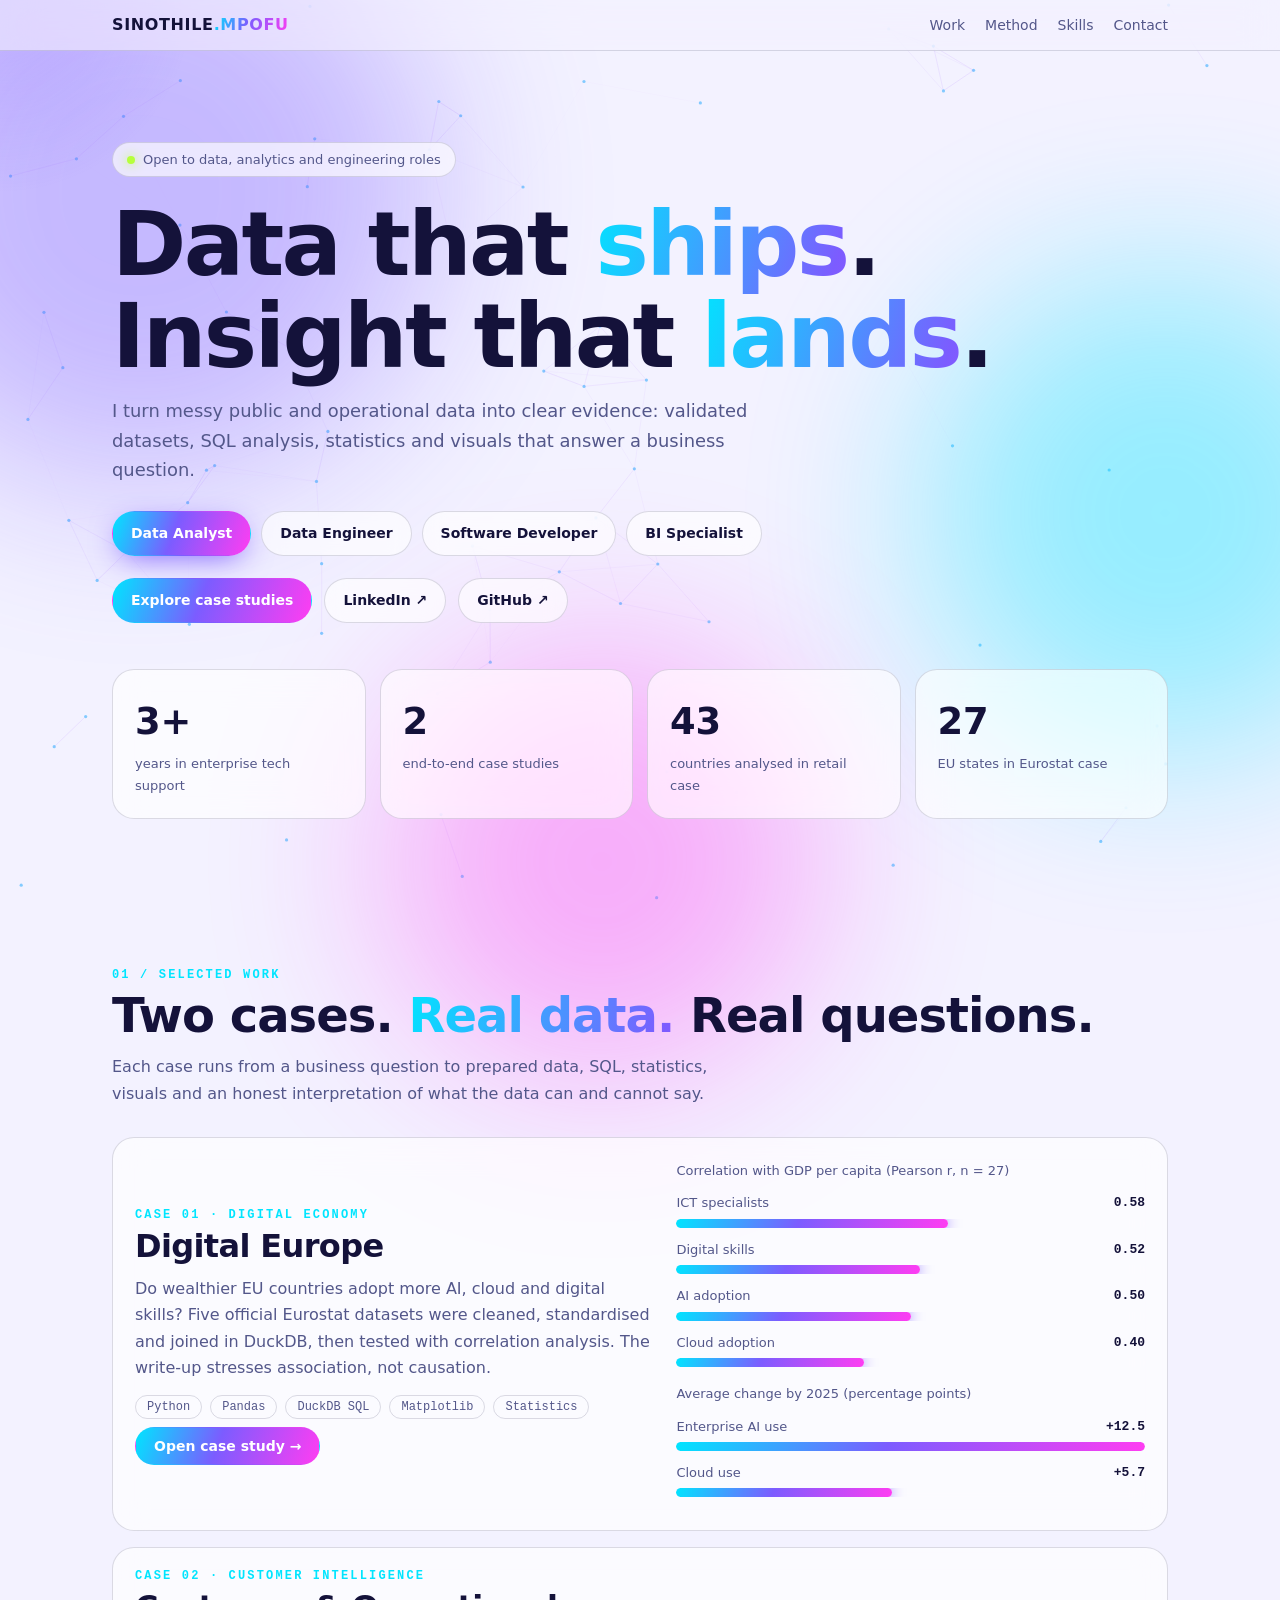
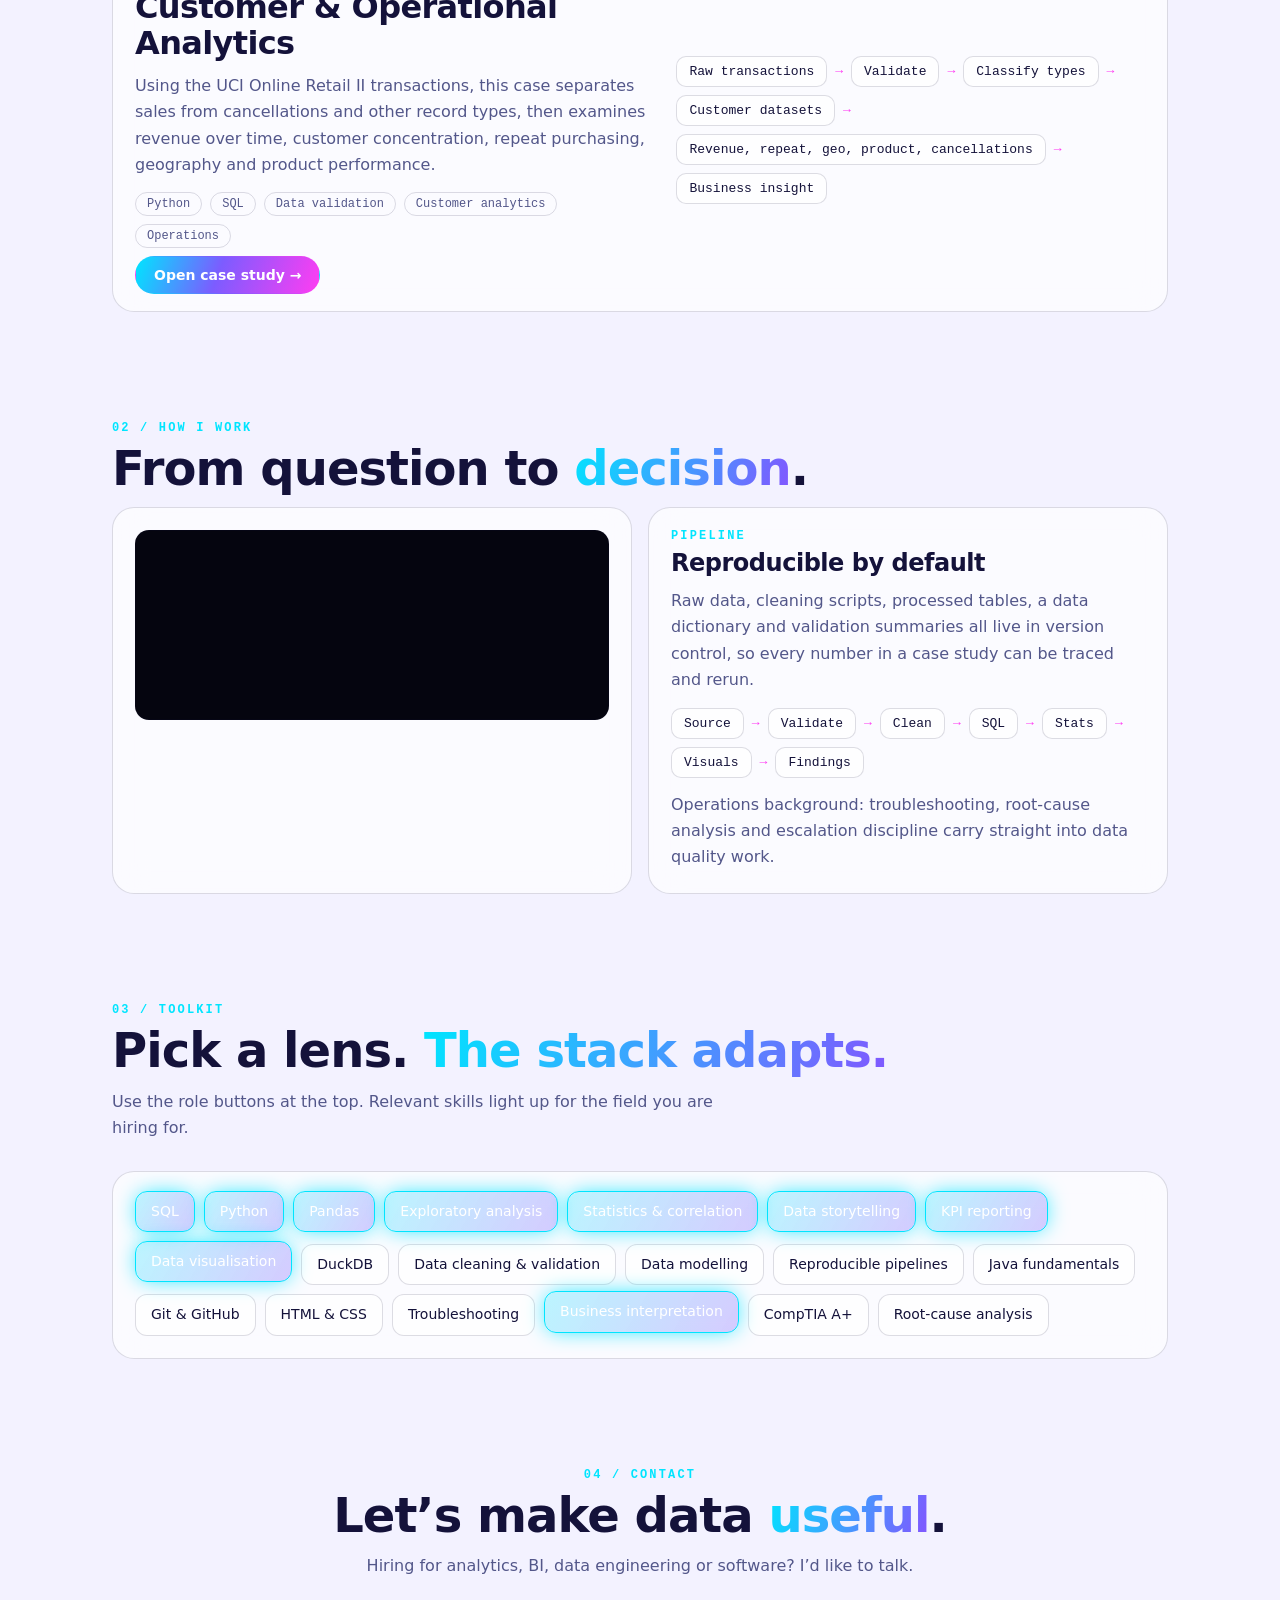
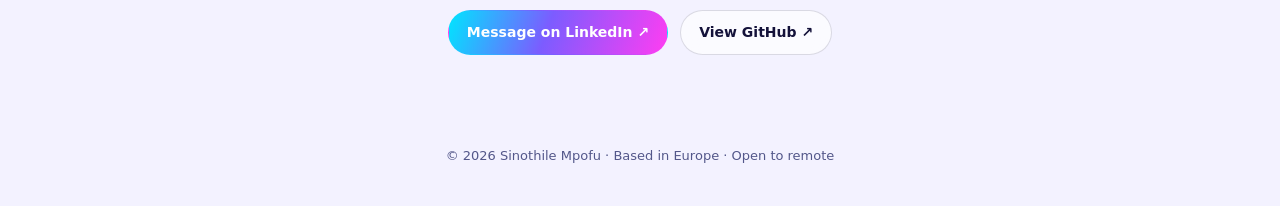
<file: index.html>
<!DOCTYPE html>
<html lang="en">
<head>
<meta charset="utf-8">
<meta name="viewport" content="width=device-width, initial-scale=1, viewport-fit=cover">
<title>Sinothile Mpofu | Data Analytics & Software Portfolio</title>
<style>
:root{--bg:#060612;--ink:#eef0ff;--mute:#9aa0c8;--card:rgba(255,255,255,.055);--line:rgba(255,255,255,.12);--a:#7c5cff;--b:#00e5ff;--c:#ff3df2;--d:#b6ff3b;--grad:linear-gradient(110deg,var(--b),var(--a) 45%,var(--c));box-sizing:border-box;padding-top:env(safe-area-inset-top,0px);padding-bottom:env(safe-area-inset-bottom,0px)}
@media (prefers-color-scheme:light){:root:not([data-theme="dark"]){--bg:#f3f2ff;--ink:#14123a;--mute:#53578a;--card:rgba(255,255,255,.65);--line:rgba(20,18,58,.14)}}
:root[data-theme="light"]{--bg:#f3f2ff;--ink:#14123a;--mute:#53578a;--card:rgba(255,255,255,.65);--line:rgba(20,18,58,.14)}
*{box-sizing:border-box;margin:0}html{scroll-behavior:smooth;scroll-padding-top:80px}
body{background:var(--bg);color:var(--ink);font:16px/1.65 "Inter",system-ui,-apple-system,"Segoe UI",sans-serif;overflow-x:hidden}
#net{position:fixed;inset:0;z-index:-2;width:100%;height:100%}
.aur{position:fixed;z-index:-1;border-radius:50%;filter:blur(90px);opacity:.38;animation:fl 18s ease-in-out infinite alternate}
.aur.x{width:46vw;height:46vw;left:-12vw;top:-8vw;background:var(--a)}.aur.y{width:38vw;height:38vw;right:-10vw;top:30vh;background:var(--b);animation-delay:-6s}.aur.z{width:34vw;height:34vw;left:30vw;bottom:-14vw;background:var(--c);animation-delay:-11s}
@keyframes fl{to{transform:translate(6vw,8vh) scale(1.2)}}
#spot{position:fixed;width:420px;height:420px;margin:-210px;border-radius:50%;pointer-events:none;z-index:-1;background:radial-gradient(circle,rgba(124,92,255,.22),transparent 65%)}
header{position:sticky;top:env(safe-area-inset-top,0px);z-index:20;backdrop-filter:blur(18px) saturate(1.6);background:color-mix(in srgb,var(--bg) 60%,transparent);border-bottom:1px solid var(--line)}
header div{max-width:1100px;margin:auto;padding:12px 22px;display:flex;justify-content:space-between;align-items:center;gap:16px}
.logo{font-weight:800;letter-spacing:.04em}.logo b{background:var(--grad);-webkit-background-clip:text;background-clip:text;color:transparent}
nav{display:flex;gap:20px;font-size:14px;flex-wrap:wrap}nav a{color:var(--mute);text-decoration:none;transition:.3s}nav a:hover{color:var(--ink);text-shadow:0 0 14px var(--b)}
main{max-width:1100px;margin:auto;padding:0 22px}section{padding:90px 0 20px}
.hero{min-height:92vh;display:flex;flex-direction:column;justify-content:center;padding-top:50px}
.pill{display:inline-flex;gap:8px;align-items:center;border:1px solid var(--line);background:var(--card);backdrop-filter:blur(10px);padding:6px 14px;border-radius:99px;font-size:13px;color:var(--mute);width:fit-content}
.pill i{width:8px;height:8px;border-radius:50%;background:var(--d);box-shadow:0 0 12px var(--d);animation:pu 1.6s infinite}@keyframes pu{50%{opacity:.3}}
h1{font-size:clamp(2.6rem,7.4vw,5.6rem);line-height:1.02;letter-spacing:-.03em;margin:22px 0 14px;font-weight:800}
.g{background:var(--grad);background-size:220% 100%;-webkit-background-clip:text;background-clip:text;color:transparent;animation:sh 6s linear infinite}@keyframes sh{to{background-position:-220% 0}}
.lead{max-width:640px;color:var(--mute);font-size:1.12rem;min-height:5.2em;transition:opacity .3s}
.roles{display:flex;gap:10px;flex-wrap:wrap;margin:22px 0}
.roles button,.btn{font:inherit;font-weight:600;font-size:14px;color:var(--ink);cursor:pointer;border:1px solid var(--line);background:var(--card);backdrop-filter:blur(10px);padding:10px 18px;border-radius:99px;transition:.3s;text-decoration:none;position:relative;overflow:hidden}
.roles button:hover,.btn:hover{transform:translateY(-3px);border-color:var(--b);box-shadow:0 8px 28px -8px var(--b)}
.roles button.on{background:var(--grad);border-color:transparent;color:#fff;box-shadow:0 8px 30px -8px var(--a)}
.btn::after{content:"";position:absolute;top:0;left:-80%;width:50%;height:100%;background:linear-gradient(100deg,transparent,rgba(255,255,255,.4),transparent);transform:skewX(-20deg);transition:.7s}.btn:hover::after{left:140%}
.btn.p{background:var(--grad);border-color:transparent;color:#fff}
.cta{display:flex;gap:12px;flex-wrap:wrap}
.stats{display:grid;grid-template-columns:repeat(auto-fit,minmax(150px,1fr));gap:14px;margin-top:46px}
.card{position:relative;border:1px solid var(--line);background:var(--card);backdrop-filter:blur(16px) saturate(1.4);border-radius:22px;padding:22px;transition:transform .25s,border-color .3s,box-shadow .3s;transform-style:preserve-3d;overflow:hidden}
.card::before{content:"";position:absolute;inset:0;background:radial-gradient(circle at var(--mx,50%) var(--my,0%),rgba(255,255,255,.16),transparent 45%);opacity:0;transition:.3s;pointer-events:none}
.card:hover{border-color:rgba(0,229,255,.5);box-shadow:0 20px 60px -25px var(--a)}.card:hover::before{opacity:1}
.num{font-size:2.3rem;font-weight:800}.lab{font-size:13px;color:var(--mute)}
h2{font-size:clamp(1.9rem,4.4vw,3rem);letter-spacing:-.02em;line-height:1.1;margin:8px 0 12px}
.k{font:600 12px/1 ui-monospace,Menlo,monospace;letter-spacing:.18em;text-transform:uppercase;color:var(--b)}
.sub{color:var(--mute);max-width:640px;margin-bottom:30px}
.grid{display:grid;grid-template-columns:repeat(auto-fit,minmax(260px,1fr));gap:16px}
.case{grid-column:1/-1;display:grid;grid-template-columns:1.1fr 1fr;gap:26px;align-items:center}
@media(max-width:800px){.case{grid-template-columns:1fr}}
.tags{display:flex;gap:8px;flex-wrap:wrap;margin:14px 0}.tags span{font:12px ui-monospace,Menlo,monospace;padding:4px 11px;border-radius:99px;border:1px solid var(--line);color:var(--mute)}
.bar{margin:11px 0}.bar div{display:flex;justify-content:space-between;font-size:13px;color:var(--mute)}.bar b{color:var(--ink);font-family:ui-monospace,Menlo,monospace}
.bar i{display:block;height:9px;border-radius:9px;background:rgba(255,255,255,.08);margin-top:5px;overflow:hidden}.bar i s{display:block;height:100%;width:0;border-radius:9px;background:var(--grad);transition:width 1.4s cubic-bezier(.2,.8,.2,1);box-shadow:0 0 14px var(--a)}
.term{font:13px/1.7 ui-monospace,Menlo,Consolas,monospace;background:#05050f;color:#cfd3ff;border-radius:14px;padding:18px;border:1px solid var(--line);min-height:190px;white-space:pre-wrap}
.term u{color:var(--c);text-decoration:none}.term em{color:var(--d);font-style:normal}.term q{color:var(--b);quotes:none}
.dots{display:flex;gap:6px;margin-bottom:10px}.dots i{width:10px;height:10px;border-radius:50%;background:#ff5f57}.dots i:nth-child(2){background:#febc2e}.dots i:nth-child(3){background:#28c840}
.sk{display:flex;gap:9px;flex-wrap:wrap}.sk span{padding:8px 15px;border-radius:12px;border:1px solid var(--line);background:var(--card);font-size:14px;transition:.4s}
.sk span.hl{border-color:var(--b);box-shadow:0 0 22px -4px var(--b);color:#fff;background:linear-gradient(120deg,rgba(0,229,255,.25),rgba(124,92,255,.3));transform:translateY(-3px)}
.flow{display:flex;flex-wrap:wrap;gap:8px;align-items:center;font:13px ui-monospace,Menlo,monospace}.flow span{padding:7px 12px;border-radius:10px;background:var(--card);border:1px solid var(--line)}.flow em{color:var(--c);font-style:normal}
.rv{opacity:0;transform:translateY(34px) scale(.98);filter:blur(6px);transition:opacity .9s,transform .9s cubic-bezier(.2,.8,.2,1),filter .9s}.rv.in{opacity:1;transform:none;filter:none}
footer{text-align:center;color:var(--mute);font-size:13px;padding:70px 0 40px}
@media(prefers-reduced-motion:reduce){*{animation:none!important;transition:none!important}.rv{opacity:1;transform:none;filter:none}}
</style>
</head>
<body>
<canvas id="net"></canvas><div class="aur x"></div><div class="aur y"></div><div class="aur z"></div><div id="spot"></div>
<header><div><span class="logo">SINOTHILE<b>.MPOFU</b></span>
<nav><a href="#work">Work</a><a href="#method">Method</a><a href="#skills">Skills</a><a href="#contact">Contact</a></nav></div></header>
<main>
<section class="hero">
<span class="pill"><i></i>Open to data, analytics and engineering roles</span>
<h1>Data that <span class="g">ships</span>.<br>Insight that <span class="g">lands</span>.</h1>
<p class="lead" id="lead"></p>
<div class="roles" id="roles">
<button class="on" data-r="0">Data Analyst</button><button data-r="1">Data Engineer</button><button data-r="2">Software Developer</button><button data-r="3">BI Specialist</button></div>
<div class="cta"><a class="btn p" href="#work">Explore case studies</a><a class="btn" href="https://www.linkedin.com/in/sinothile-mpofu-74a01821a" target="_blank" rel="noopener noreferrer">LinkedIn ↗</a><a class="btn" href="https://github.com/sinosk31-a11y" target="_blank" rel="noopener noreferrer">GitHub ↗</a></div>
<div class="stats">
<div class="card"><div class="num" data-n="3" data-s="+">0</div><div class="lab">years in enterprise tech support</div></div>
<div class="card"><div class="num" data-n="2">0</div><div class="lab">end-to-end case studies</div></div>
<div class="card"><div class="num" data-n="43">0</div><div class="lab">countries analysed in retail case</div></div>
<div class="card"><div class="num" data-n="27">0</div><div class="lab">EU states in Eurostat case</div></div>
</div>
</section>

<section id="work">
<div class="k rv">01 / selected work</div><h2 class="rv">Two cases. <span class="g">Real data.</span> Real questions.</h2>
<p class="sub rv">Each case runs from a business question to prepared data, SQL, statistics, visuals and an honest interpretation of what the data can and cannot say.</p>
<div class="grid">
<div class="card case rv">
<div><div class="k">Case 01 · Digital economy</div><h2 style="font-size:2rem">Digital Europe</h2>
<p style="color:var(--mute)">Do wealthier EU countries adopt more AI, cloud and digital skills? Five official Eurostat datasets were cleaned, standardised and joined in DuckDB, then tested with correlation analysis. The write-up stresses association, not causation.</p>
<div class="tags"><span>Python</span><span>Pandas</span><span>DuckDB SQL</span><span>Matplotlib</span><span>Statistics</span></div>
<a class="btn p" href="https://sinosk31-a11y.github.io/projects/project-01/" target="_blank" rel="noopener noreferrer">Open case study →</a></div>
<div><div class="lab" style="margin-bottom:6px">Correlation with GDP per capita (Pearson r, n = 27)</div>
<div class="bar" data-v="58"><div>ICT specialists<b>0.58</b></div><i><s></s></i></div>
<div class="bar" data-v="52"><div>Digital skills<b>0.52</b></div><i><s></s></i></div>
<div class="bar" data-v="50"><div>AI adoption<b>0.50</b></div><i><s></s></i></div>
<div class="bar" data-v="40"><div>Cloud adoption<b>0.40</b></div><i><s></s></i></div>
<div class="lab" style="margin:16px 0 6px">Average change by 2025 (percentage points)</div>
<div class="bar" data-v="100"><div>Enterprise AI use<b>+12.5</b></div><i><s></s></i></div>
<div class="bar" data-v="46"><div>Cloud use<b>+5.7</b></div><i><s></s></i></div>
</div></div>

<div class="card case rv">
<div><div class="k">Case 02 · Customer intelligence</div><h2 style="font-size:2rem">Customer &amp; Operational Analytics</h2>
<p style="color:var(--mute)">Using the UCI Online Retail II transactions, this case separates sales from cancellations and other record types, then examines revenue over time, customer concentration, repeat purchasing, geography and product performance.</p>
<div class="tags"><span>Python</span><span>SQL</span><span>Data validation</span><span>Customer analytics</span><span>Operations</span></div>
<a class="btn p" href="https://sinosk31-a11y.github.io/projects/project-02/" target="_blank" rel="noopener noreferrer">Open case study →</a></div>
<div class="flow"><span>Raw transactions</span><em>→</em><span>Validate</span><em>→</em><span>Classify types</span><em>→</em><span>Customer datasets</span><em>→</em><span>Revenue, repeat, geo, product, cancellations</span><em>→</em><span>Business insight</span></div>
</div>
</div>
</section>

<section id="method">
<div class="k rv">02 / how I work</div><h2 class="rv">From question to <span class="g">decision</span>.</h2>
<div class="grid">
<div class="card rv"><div class="term" id="term"></div></div>
<div class="card rv"><div class="k">Pipeline</div><h2 style="font-size:1.5rem">Reproducible by default</h2>
<p style="color:var(--mute);margin-bottom:14px">Raw data, cleaning scripts, processed tables, a data dictionary and validation summaries all live in version control, so every number in a case study can be traced and rerun.</p>
<div class="flow"><span>Source</span><em>→</em><span>Validate</span><em>→</em><span>Clean</span><em>→</em><span>SQL</span><em>→</em><span>Stats</span><em>→</em><span>Visuals</span><em>→</em><span>Findings</span></div>
<p style="color:var(--mute);margin-top:14px">Operations background: troubleshooting, root-cause analysis and escalation discipline carry straight into data quality work.</p></div>
</div>
</section>

<section id="skills">
<div class="k rv">03 / toolkit</div><h2 class="rv">Pick a lens. <span class="g">The stack adapts.</span></h2>
<p class="sub rv">Use the role buttons at the top. Relevant skills light up for the field you are hiring for.</p>
<div class="card rv"><div class="sk" id="sk">
<span data-r="0123">SQL</span><span data-r="0123">Python</span><span data-r="013">Pandas</span><span data-r="0">Exploratory analysis</span><span data-r="0">Statistics &amp; correlation</span><span data-r="03">Data storytelling</span><span data-r="03">KPI reporting</span><span data-r="03">Data visualisation</span><span data-r="1">DuckDB</span><span data-r="1">Data cleaning &amp; validation</span><span data-r="1">Data modelling</span><span data-r="1">Reproducible pipelines</span><span data-r="2">Java fundamentals</span><span data-r="2">Git &amp; GitHub</span><span data-r="2">HTML &amp; CSS</span><span data-r="2">Troubleshooting</span><span data-r="03">Business interpretation</span><span data-r="12">CompTIA A+</span><span data-r="123">Root-cause analysis</span></div></div>
</section>

<section id="contact" style="text-align:center">
<div class="k rv">04 / contact</div><h2 class="rv">Let’s make data <span class="g">useful</span>.</h2>
<p class="sub rv" style="margin-inline:auto">Hiring for analytics, BI, data engineering or software? I’d like to talk.</p>
<div class="cta rv" style="justify-content:center"><a class="btn p" href="https://www.linkedin.com/in/sinothile-mpofu-74a01821a" target="_blank" rel="noopener noreferrer">Message on LinkedIn ↗</a><a class="btn" href="https://github.com/sinosk31-a11y" target="_blank" rel="noopener noreferrer">View GitHub ↗</a></div>
</section>
<footer>© 2026 Sinothile Mpofu · Based in Europe · Open to remote</footer>
</main>
<script>
(()=>{
const L=["I turn messy public and operational data into clear evidence: validated datasets, SQL analysis, statistics and visuals that answer a business question.","I build reproducible data pipelines: raw sources cleaned, validated, modelled in DuckDB and documented with a data dictionary.","I write practical Python and SQL, ship with Git and treat troubleshooting as a core engineering skill, backed by years of enterprise support work.","I turn KPIs and reports into decision support: what changed, why it matters and what a stakeholder should do next."];
const lead=document.getElementById('lead'),btns=[...document.querySelectorAll('#roles button')],sk=[...document.querySelectorAll('#sk span')];
function role(i){btns.forEach((b,j)=>b.classList.toggle('on',i==j));lead.style.opacity=0;setTimeout(()=>{lead.textContent=L[i];lead.style.opacity=1},200);sk.forEach(s=>s.classList.toggle('hl',s.dataset.r.includes(i)))}
btns.forEach((b,i)=>b.onclick=()=>role(i));role(0);
let k=0;setInterval(()=>{if(!document.hidden&&!matchMedia('(prefers-reduced-motion:reduce)').matches&&!window.__p){k=(k+1)%4;role(k)}},7000);
document.getElementById('roles').addEventListener('pointerdown',()=>window.__p=1);
const io=new IntersectionObserver(es=>es.forEach(e=>{if(!e.isIntersecting)return;const t=e.target;t.classList.add('in');t.querySelectorAll('.bar').forEach(b=>b.querySelector('s').style.width=b.dataset.v+'%');if(t.id==='term')type();io.unobserve(t)}),{threshold:.2});
document.querySelectorAll('.rv').forEach(e=>io.observe(e));
const cn=new IntersectionObserver(es=>es.forEach(e=>{if(!e.isIntersecting)return;const el=e.target,n=+el.dataset.n,s=el.dataset.s||'',t0=performance.now();(function f(t){const p=Math.min((t-t0)/1400,1);el.textContent=Math.round(n*(1-Math.pow(1-p,3)))+(p==1?s:'');if(p<1)requestAnimationFrame(f)})(t0);cn.unobserve(el)}),{threshold:.6});
document.querySelectorAll('.num').forEach(e=>cn.observe(e));
document.querySelectorAll('.card').forEach(c=>{c.addEventListener('pointermove',e=>{const r=c.getBoundingClientRect(),x=(e.clientX-r.left)/r.width,y=(e.clientY-r.top)/r.height;c.style.setProperty('--mx',x*100+'%');c.style.setProperty('--my',y*100+'%');if(!c.classList.contains('case'))c.style.transform=`perspective(900px) rotateX(${(.5-y)*7}deg) rotateY(${(x-.5)*9}deg) translateY(-4px)`});c.addEventListener('pointerleave',()=>c.style.transform='')});
const sp=document.getElementById('spot');addEventListener('pointermove',e=>{sp.style.left=e.clientX+'px';sp.style.top=e.clientY+'px'},{passive:true});
const T=[["<u>-- illustrative query</u>\n"],["<u>SELECT</u> corr(gdp_pps, ict_share) <u>AS</u> r,\n       <u>COUNT</u>(*) <u>AS</u> n\n<u>FROM</u> project01_master\n<u>WHERE</u> year = 2025;\n\n"],["<em>┌────────┬────┐\n│   r    │ n  │\n├────────┼────┤\n│  0.58  │ 27 │\n└────────┴────┘</em>\n"],["<q>→ moderate positive association. Not causation.</q>"]];
let ran=0;function type(){if(ran++)return;const el=document.getElementById('term');el.innerHTML='<div class="dots"><i></i><i></i><i></i></div><span id="tt"></span>';const tt=document.getElementById('tt');const html=T.map(x=>x[0]).join('');let i=0,out='';(function s(){if(i>=html.length){tt.innerHTML=out;return}if(html[i]=='<'){const j=html.indexOf('>',i);out+=html.slice(i,j+1);i=j+1}else{out+=html[i++]}tt.innerHTML=out+'<b style="color:var(--b)">▍</b>';setTimeout(s,html[i-1]=='\n'?120:14)})()}
const cv=document.getElementById('net'),x=cv.getContext('2d');let W,H,P=[];function rs(){W=cv.width=innerWidth;H=cv.height=innerHeight;P=Array.from({length:Math.min(70,W/18|0)},()=>({x:Math.random()*W,y:Math.random()*H,vx:(Math.random()-.5)*.35,vy:(Math.random()-.5)*.35}))}rs();addEventListener('resize',rs);
let h=200;(function d(){x.clearRect(0,0,W,H);h=(h+.15)%360;P.forEach((p,i)=>{p.x=(p.x+p.vx+W)%W;p.y=(p.y+p.vy+H)%H;x.fillStyle=`hsla(${h},100%,70%,.8)`;x.beginPath();x.arc(p.x,p.y,1.6,0,7);x.fill();for(let j=i+1;j<P.length;j++){const q=P[j],dd=Math.hypot(p.x-q.x,p.y-q.y);if(dd<130){x.strokeStyle=`hsla(${h+60},100%,70%,${.18*(1-dd/130)})`;x.beginPath();x.moveTo(p.x,p.y);x.lineTo(q.x,q.y);x.stroke()}}});if(!matchMedia('(prefers-reduced-motion:reduce)').matches)requestAnimationFrame(d)})();
})();
</script>
</body>
</html>
</file>
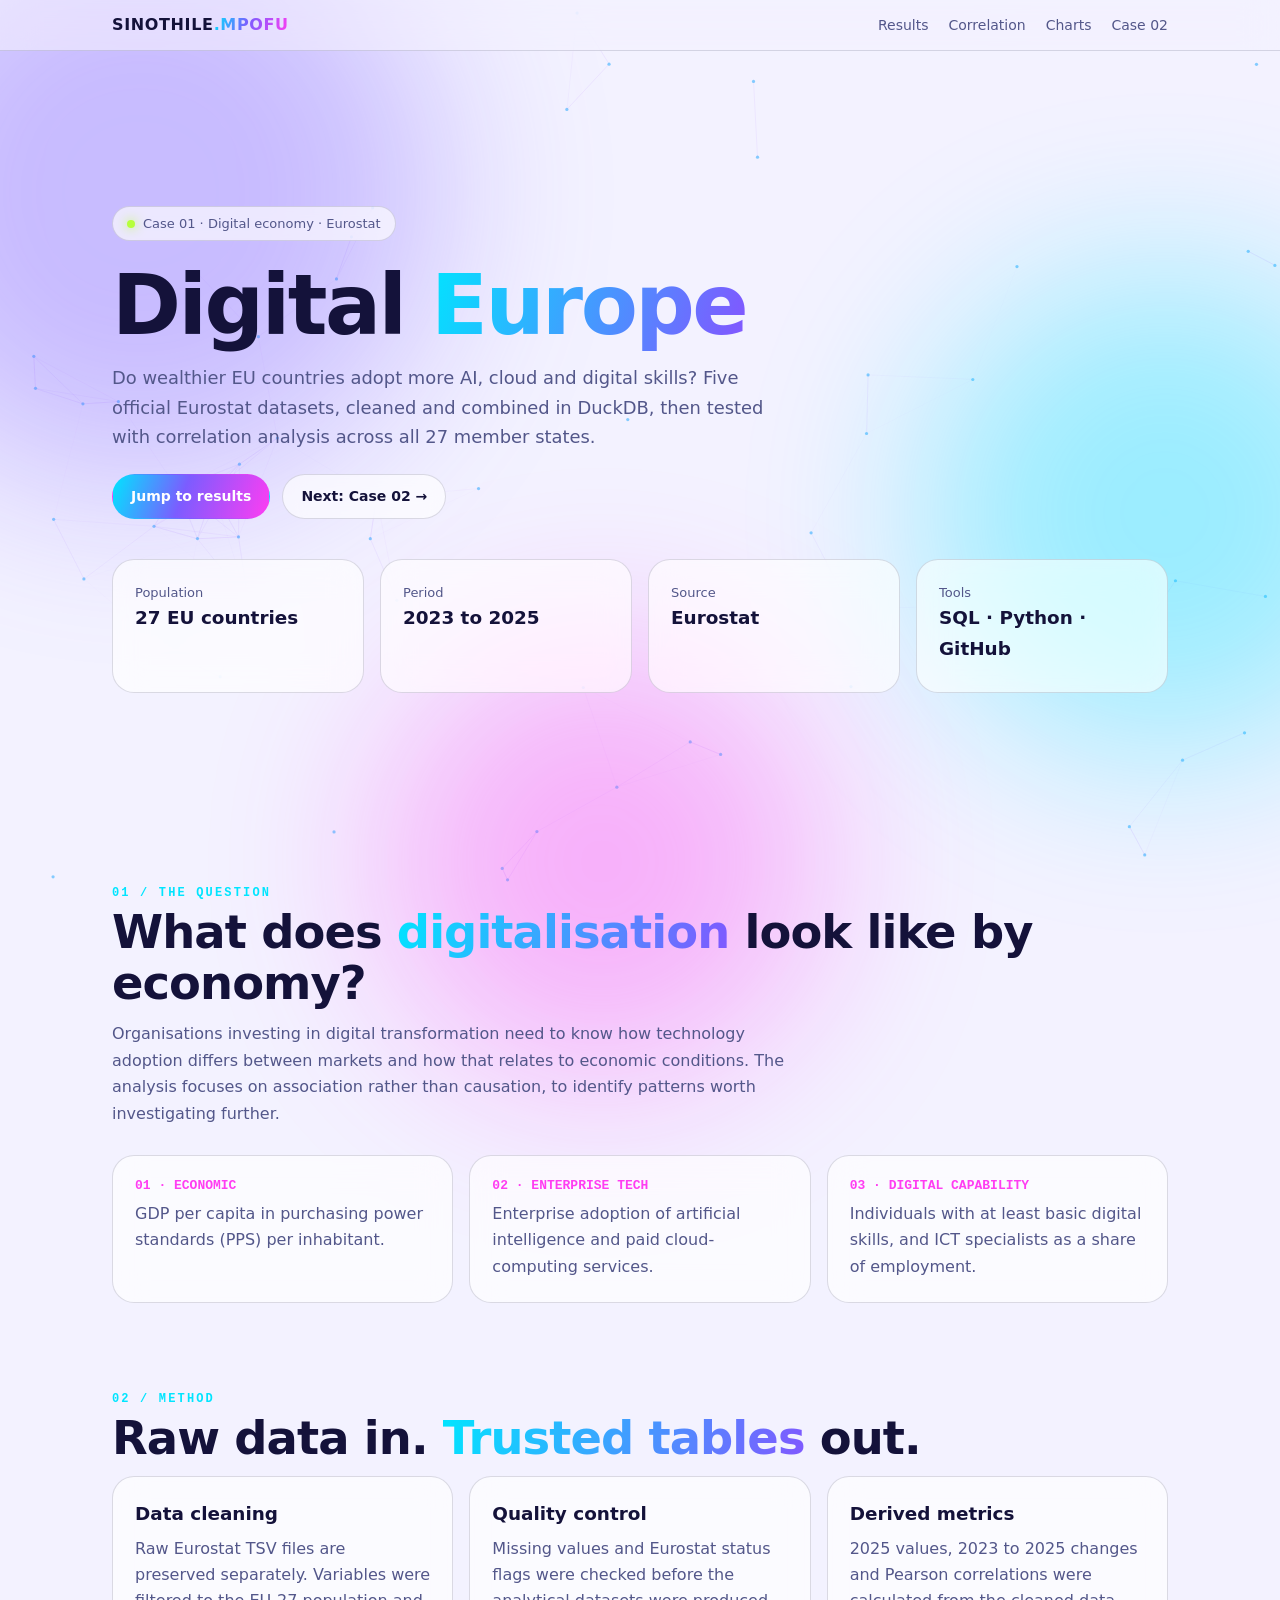
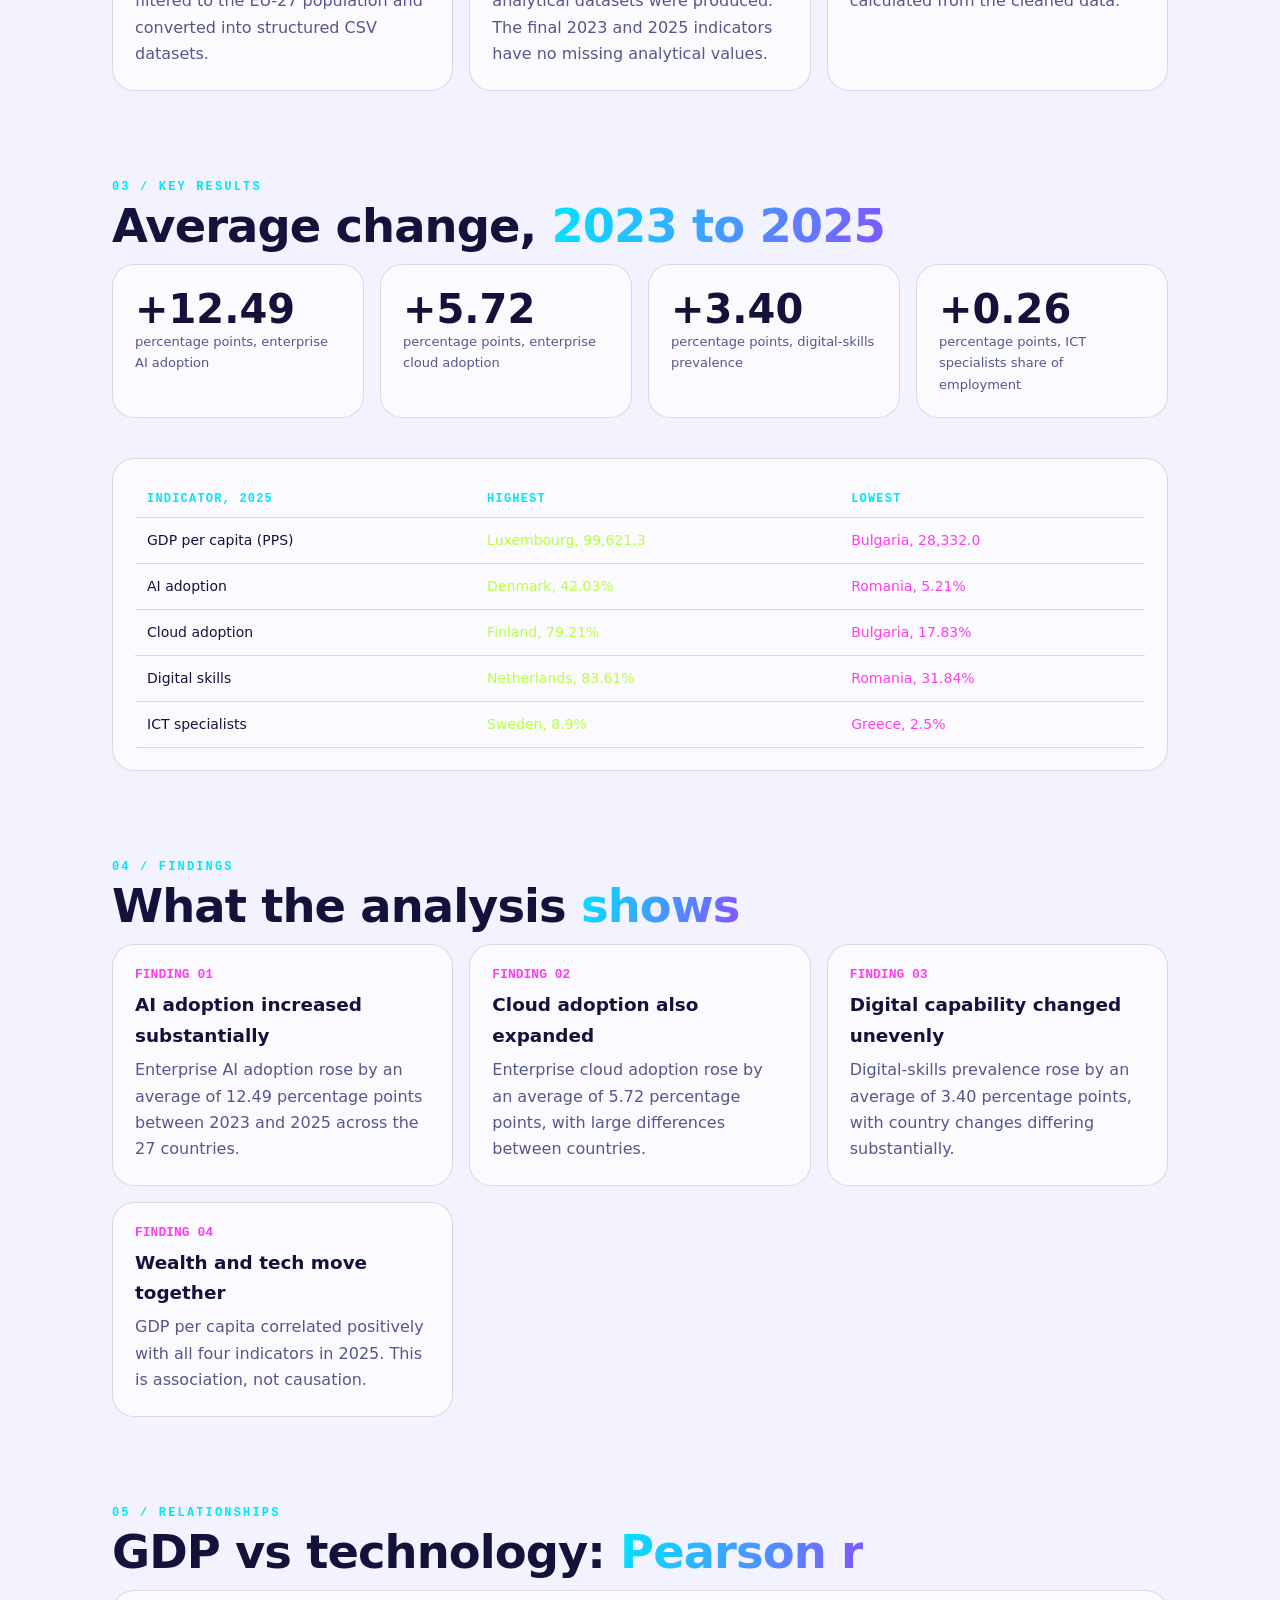
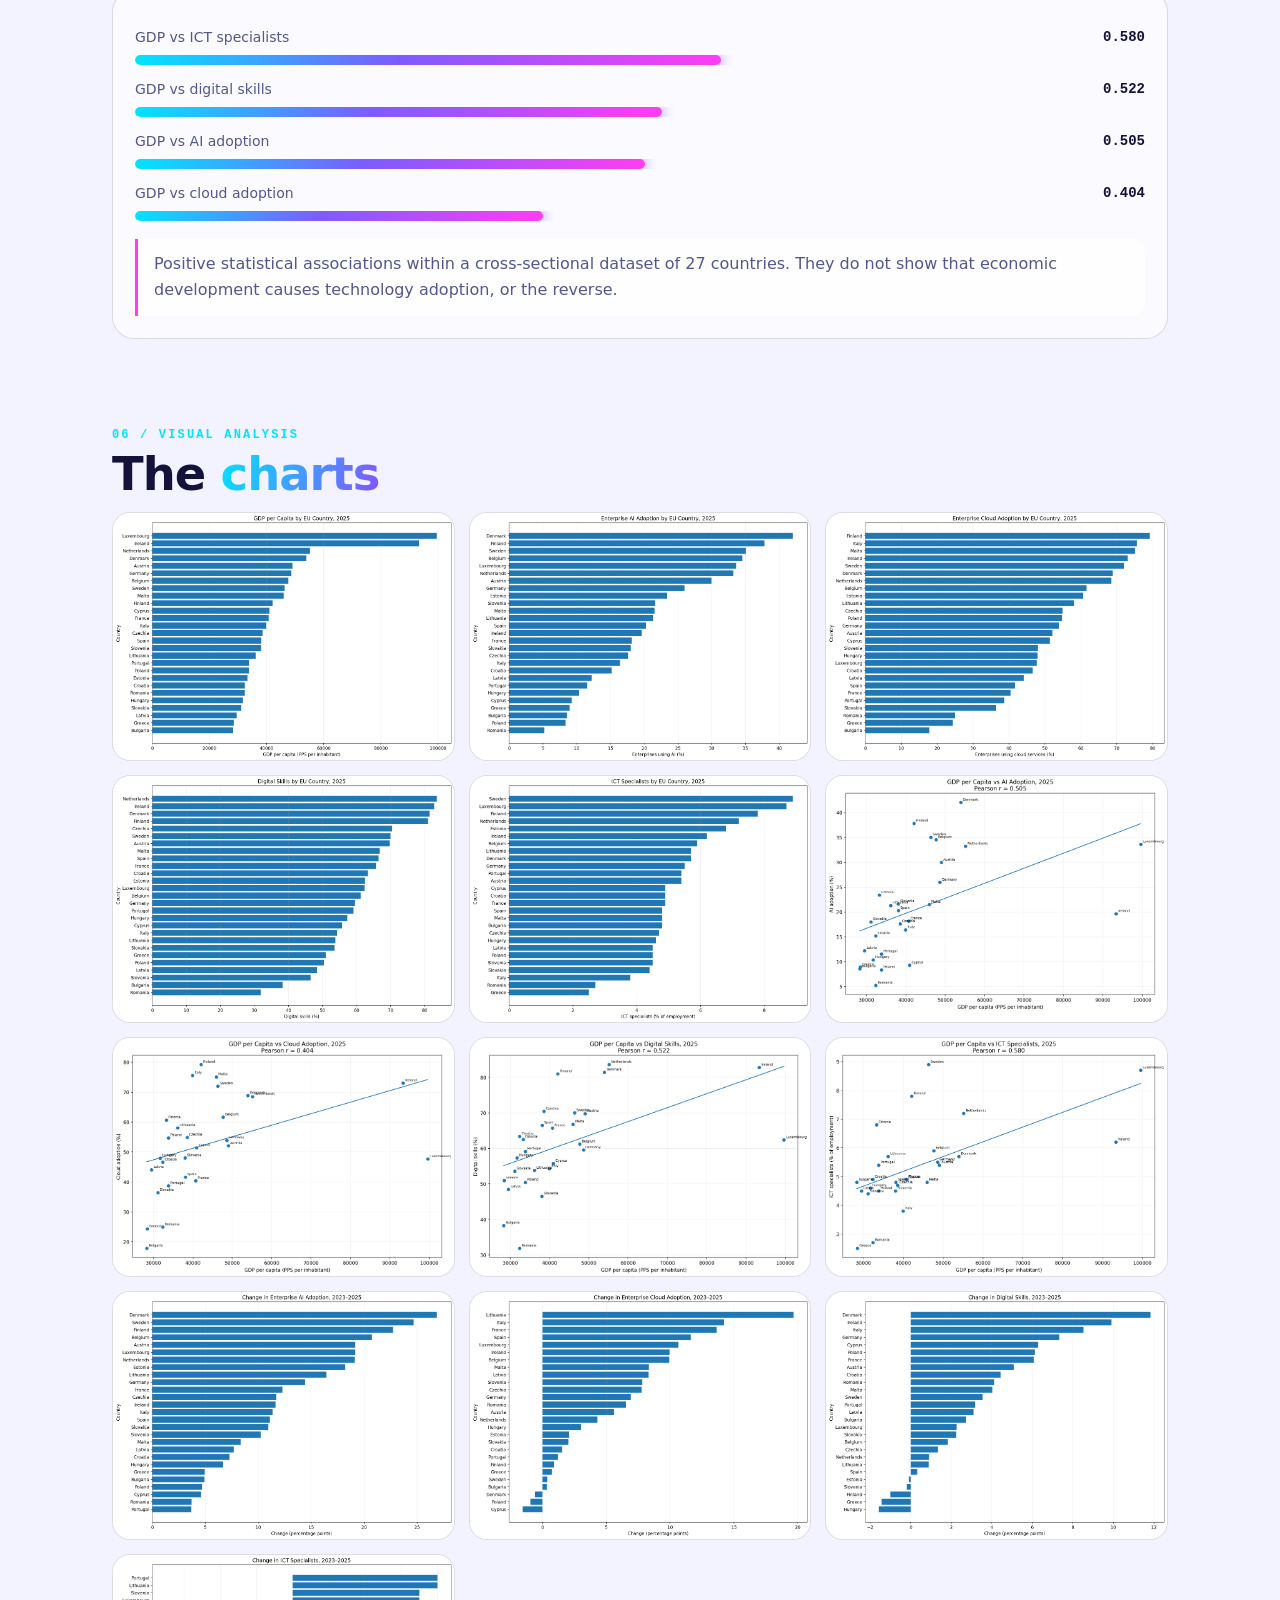
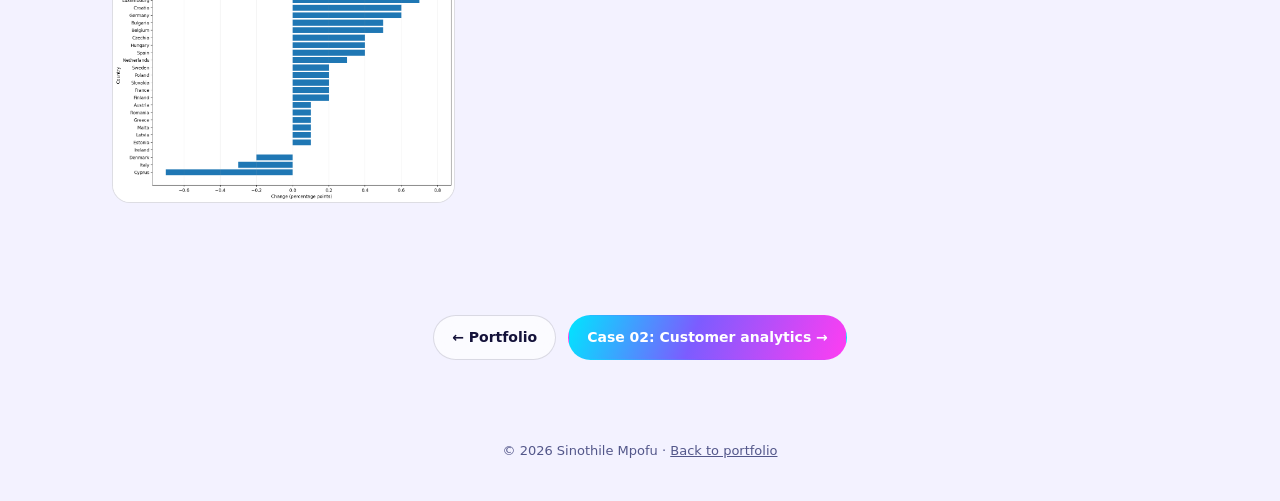
<file: projects/project-01/index.html>
<!DOCTYPE html>
<html lang="en"><head><meta charset="utf-8"><meta name="viewport" content="width=device-width, initial-scale=1, viewport-fit=cover">
<title>Digital Europe | Sinothile Mpofu</title><style>
:root{--bg:#060612;--ink:#eef0ff;--mute:#9aa0c8;--card:rgba(255,255,255,.055);--line:rgba(255,255,255,.12);--a:#7c5cff;--b:#00e5ff;--c:#ff3df2;--d:#b6ff3b;--grad:linear-gradient(110deg,var(--b),var(--a) 45%,var(--c));box-sizing:border-box;padding-top:env(safe-area-inset-top,0px);padding-bottom:env(safe-area-inset-bottom,0px)}
@media (prefers-color-scheme:light){:root:not([data-theme="dark"]){--bg:#f3f2ff;--ink:#14123a;--mute:#53578a;--card:rgba(255,255,255,.65);--line:rgba(20,18,58,.14)}}
:root[data-theme="light"]{--bg:#f3f2ff;--ink:#14123a;--mute:#53578a;--card:rgba(255,255,255,.65);--line:rgba(20,18,58,.14)}
*{box-sizing:border-box;margin:0}html{scroll-behavior:smooth;scroll-padding-top:80px}
body{background:var(--bg);color:var(--ink);font:16px/1.65 "Inter",system-ui,-apple-system,"Segoe UI",sans-serif;overflow-x:hidden}
#net{position:fixed;inset:0;z-index:-2;width:100%;height:100%}
.aur{position:fixed;z-index:-1;border-radius:50%;filter:blur(90px);opacity:.36;animation:fl 18s ease-in-out infinite alternate}
.aur.x{width:46vw;height:46vw;left:-12vw;top:-8vw;background:var(--a)}.aur.y{width:38vw;height:38vw;right:-10vw;top:30vh;background:var(--b);animation-delay:-6s}.aur.z{width:34vw;height:34vw;left:30vw;bottom:-14vw;background:var(--c);animation-delay:-11s}
@keyframes fl{to{transform:translate(6vw,8vh) scale(1.2)}}
#bar{position:fixed;top:0;left:0;height:3px;width:0;background:var(--grad);z-index:50;box-shadow:0 0 14px var(--b)}
header{position:sticky;top:env(safe-area-inset-top,0px);z-index:20;backdrop-filter:blur(18px) saturate(1.6);background:color-mix(in srgb,var(--bg) 60%,transparent);border-bottom:1px solid var(--line)}
header div{max-width:1100px;margin:auto;padding:12px 22px;display:flex;justify-content:space-between;align-items:center;gap:16px}
.logo{font-weight:800;letter-spacing:.04em;color:var(--ink);text-decoration:none}.logo b{background:var(--grad);-webkit-background-clip:text;background-clip:text;color:transparent}
nav{display:flex;gap:20px;font-size:14px;flex-wrap:wrap}nav a{color:var(--mute);text-decoration:none;transition:.3s}nav a:hover{color:var(--ink);text-shadow:0 0 14px var(--b)}
main{max-width:1100px;margin:auto;padding:0 22px}section{padding:80px 0 10px}
.hero{min-height:84vh;display:flex;flex-direction:column;justify-content:center;padding-top:50px}
.pill{display:inline-flex;gap:8px;align-items:center;border:1px solid var(--line);background:var(--card);backdrop-filter:blur(10px);padding:6px 14px;border-radius:99px;font-size:13px;color:var(--mute);width:fit-content}
.pill i{width:8px;height:8px;border-radius:50%;background:var(--d);box-shadow:0 0 12px var(--d);animation:pu 1.6s infinite}@keyframes pu{50%{opacity:.3}}
h1{font-size:clamp(2.5rem,7vw,5.2rem);line-height:1.03;letter-spacing:-.03em;margin:22px 0 14px;font-weight:800}
.g{background:var(--grad);background-size:220% 100%;-webkit-background-clip:text;background-clip:text;color:transparent;animation:sh 6s linear infinite}@keyframes sh{to{background-position:-220% 0}}
.lead{max-width:680px;color:var(--mute);font-size:1.12rem}
.btn{font:inherit;font-weight:600;font-size:14px;color:var(--ink);cursor:pointer;border:1px solid var(--line);background:var(--card);backdrop-filter:blur(10px);padding:10px 18px;border-radius:99px;transition:.3s;text-decoration:none;position:relative;overflow:hidden;display:inline-block}
.btn:hover{transform:translateY(-3px);border-color:var(--b);box-shadow:0 8px 28px -8px var(--b)}.btn.p{background:var(--grad);border-color:transparent;color:#fff}
.btn::after{content:"";position:absolute;top:0;left:-80%;width:50%;height:100%;background:linear-gradient(100deg,transparent,rgba(255,255,255,.4),transparent);transform:skewX(-20deg);transition:.7s}.btn:hover::after{left:140%}
.cta{display:flex;gap:12px;flex-wrap:wrap;margin-top:22px}
.grid{display:grid;grid-template-columns:repeat(auto-fit,minmax(240px,1fr));gap:16px}.g2{grid-template-columns:repeat(auto-fit,minmax(320px,1fr))}
.card{position:relative;border:1px solid var(--line);background:var(--card);backdrop-filter:blur(16px) saturate(1.4);border-radius:22px;padding:22px;transition:transform .25s,border-color .3s,box-shadow .3s;overflow:hidden}
.card::before{content:"";position:absolute;inset:0;background:radial-gradient(circle at var(--mx,50%) var(--my,0%),rgba(255,255,255,.16),transparent 45%);opacity:0;transition:.3s;pointer-events:none}
.card:hover{border-color:rgba(0,229,255,.5);box-shadow:0 20px 60px -25px var(--a)}.card:hover::before{opacity:1}
.num{font-size:2.5rem;font-weight:800;line-height:1.1}.lab{font-size:13px;color:var(--mute)}.mt{margin-top:40px}
h2{font-size:clamp(1.8rem,4.2vw,2.9rem);letter-spacing:-.02em;line-height:1.1;margin:8px 0 12px}h3{font-size:1.15rem;margin-bottom:6px}
.k{font:600 12px/1 ui-monospace,Menlo,monospace;letter-spacing:.18em;text-transform:uppercase;color:var(--b)}
.sub{color:var(--mute);max-width:680px;margin-bottom:28px}.card p{color:var(--mute)}
.step{font:700 13px ui-monospace,Menlo,monospace;color:var(--c);margin-bottom:8px}
.bar{margin:13px 0}.bar div{display:flex;justify-content:space-between;font-size:14px;color:var(--mute)}.bar b{color:var(--ink);font-family:ui-monospace,Menlo,monospace}
.bar i{display:block;height:10px;border-radius:10px;background:rgba(255,255,255,.08);margin-top:6px;overflow:hidden}.bar i s{display:block;height:100%;width:0;border-radius:10px;background:var(--grad);transition:width 1.5s cubic-bezier(.2,.8,.2,1);box-shadow:0 0 14px var(--a)}
.tw{overflow-x:auto}table{width:100%;border-collapse:collapse;font-size:14px;min-width:480px}th,td{text-align:left;padding:11px 12px;border-bottom:1px solid var(--line)}th{font:600 12px ui-monospace,Menlo,monospace;letter-spacing:.1em;text-transform:uppercase;color:var(--b)}td:nth-child(2){color:var(--d)}td:nth-child(3){color:var(--c)}tr{transition:.3s}tbody tr:hover{background:rgba(124,92,255,.14)}
.note{border-left:3px solid var(--c);padding:12px 16px;border-radius:0 14px 14px 0;background:var(--card);color:var(--mute);margin-top:18px}
.ring{width:150px;height:150px;border-radius:50%;margin:6px auto 14px;display:grid;place-items:center;background:conic-gradient(var(--c) calc(var(--p)*1%),rgba(255,255,255,.09) 0);transition:--p 1.6s;box-shadow:0 0 40px -10px var(--c)}
.ring span{width:118px;height:118px;border-radius:50%;background:var(--bg);display:grid;place-items:center;font-weight:800;font-size:1.7rem}
@property --p{syntax:"<number>";initial-value:0;inherits:true}
.gal{display:grid;grid-template-columns:repeat(auto-fill,minmax(300px,1fr));gap:14px}.gal figure{border-radius:18px;overflow:hidden;border:1px solid var(--line);background:#fff;transition:transform .5s cubic-bezier(.2,.8,.2,1),box-shadow .4s}.gal figure:hover{transform:translateY(-6px) scale(1.02);box-shadow:0 24px 60px -20px var(--a)}.gal img{display:block;width:100%;height:auto}
.tags{display:flex;gap:8px;flex-wrap:wrap}.tags span{font:12px ui-monospace,Menlo,monospace;padding:6px 13px;border-radius:99px;border:1px solid var(--line);background:var(--card);color:var(--mute);transition:.3s}.tags span:hover{border-color:var(--b);color:var(--ink);transform:translateY(-2px)}
.rv{opacity:0;transform:translateY(34px) scale(.98);filter:blur(6px);transition:opacity .9s,transform .9s cubic-bezier(.2,.8,.2,1),filter .9s}.rv.in{opacity:1;transform:none;filter:none}
footer{text-align:center;color:var(--mute);font-size:13px;padding:70px 0 40px}
@media(prefers-reduced-motion:reduce){*{animation:none!important;transition:none!important}.rv{opacity:1;transform:none;filter:none}}
</style></head>
<body><div id="bar"></div><canvas id="net"></canvas><div class="aur x"></div><div class="aur y"></div><div class="aur z"></div>
<header><div><a class="logo" href="../../index.html">SINOTHILE<b>.MPOFU</b></a><nav><a href="#results">Results</a><a href="#correlation">Correlation</a><a href="#visuals">Charts</a><a href="../project-02/">Case 02</a></nav></div></header>
<main>
<section class="hero"><span class="pill"><i></i>Case 01 · Digital economy · Eurostat</span>
<h1>Digital <span class="g">Europe</span></h1>
<p class="lead">Do wealthier EU countries adopt more AI, cloud and digital skills? Five official Eurostat datasets, cleaned and combined in DuckDB, then tested with correlation analysis across all 27 member states.</p>
<div class="cta"><a class="btn p" href="#results">Jump to results</a><a class="btn" href="../project-02/">Next: Case 02 →</a></div>
<div class="grid mt"><div class="card rv"><div class="lab">Population</div><h3>27 EU countries</h3></div><div class="card rv"><div class="lab">Period</div><h3>2023 to 2025</h3></div><div class="card rv"><div class="lab">Source</div><h3>Eurostat</h3></div><div class="card rv"><div class="lab">Tools</div><h3>SQL · Python · GitHub</h3></div></div></section>
<section id="question"><div class="k rv">01 / the question</div><h2 class="rv">What does <span class="g">digitalisation</span> look like by economy?</h2>
<p class="sub rv">Organisations investing in digital transformation need to know how technology adoption differs between markets and how that relates to economic conditions. The analysis focuses on association rather than causation, to identify patterns worth investigating further.</p>
<div class="grid g2"><div class="card rv"><div class="step">01 · ECONOMIC</div><p>GDP per capita in purchasing power standards (PPS) per inhabitant.</p></div><div class="card rv"><div class="step">02 · ENTERPRISE TECH</div><p>Enterprise adoption of artificial intelligence and paid cloud-computing services.</p></div><div class="card rv"><div class="step">03 · DIGITAL CAPABILITY</div><p>Individuals with at least basic digital skills, and ICT specialists as a share of employment.</p></div></div></section>
<section id="method"><div class="k rv">02 / method</div><h2 class="rv">Raw data in. <span class="g">Trusted tables</span> out.</h2>
<div class="grid"><div class="card rv"><h3>Data cleaning</h3><p>Raw Eurostat TSV files are preserved separately. Variables were filtered to the EU-27 population and converted into structured CSV datasets.</p></div><div class="card rv"><h3>Quality control</h3><p>Missing values and Eurostat status flags were checked before the analytical datasets were produced. The final 2023 and 2025 indicators have no missing analytical values.</p></div><div class="card rv"><h3>Derived metrics</h3><p>2025 values, 2023 to 2025 changes and Pearson correlations were calculated from the cleaned data.</p></div></div></section>
<section id="results"><div class="k rv">03 / key results</div><h2 class="rv">Average change, <span class="g">2023 to 2025</span></h2>
<div class="grid"><div class="card rv"><div class="num" data-n="12.49" data-d="2" data-p="+" data-s="">0</div><div class="lab">percentage points, enterprise AI adoption</div></div><div class="card rv"><div class="num" data-n="5.72" data-d="2" data-p="+" data-s="">0</div><div class="lab">percentage points, enterprise cloud adoption</div></div><div class="card rv"><div class="num" data-n="3.4" data-d="2" data-p="+" data-s="">0</div><div class="lab">percentage points, digital-skills prevalence</div></div><div class="card rv"><div class="num" data-n="0.26" data-d="2" data-p="+" data-s="">0</div><div class="lab">percentage points, ICT specialists share of employment</div></div></div>
<div class="card rv mt"><div class="tw"><table><thead><tr><th>Indicator, 2025</th><th>Highest</th><th>Lowest</th></tr></thead><tbody><tr><td>GDP per capita (PPS)</td><td>Luxembourg, 99,621.3</td><td>Bulgaria, 28,332.0</td></tr><tr><td>AI adoption</td><td>Denmark, 42.03%</td><td>Romania, 5.21%</td></tr><tr><td>Cloud adoption</td><td>Finland, 79.21%</td><td>Bulgaria, 17.83%</td></tr><tr><td>Digital skills</td><td>Netherlands, 83.61%</td><td>Romania, 31.84%</td></tr><tr><td>ICT specialists</td><td>Sweden, 8.9%</td><td>Greece, 2.5%</td></tr></tbody></table></div></div></section>
<section id="findings"><div class="k rv">04 / findings</div><h2 class="rv">What the analysis <span class="g">shows</span></h2><div class="grid g2"><div class="card rv"><div class="step">FINDING 01</div><h3>AI adoption increased substantially</h3><p>Enterprise AI adoption rose by an average of 12.49 percentage points between 2023 and 2025 across the 27 countries.</p></div><div class="card rv"><div class="step">FINDING 02</div><h3>Cloud adoption also expanded</h3><p>Enterprise cloud adoption rose by an average of 5.72 percentage points, with large differences between countries.</p></div><div class="card rv"><div class="step">FINDING 03</div><h3>Digital capability changed unevenly</h3><p>Digital-skills prevalence rose by an average of 3.40 percentage points, with country changes differing substantially.</p></div><div class="card rv"><div class="step">FINDING 04</div><h3>Wealth and tech move together</h3><p>GDP per capita correlated positively with all four indicators in 2025. This is association, not causation.</p></div></div></section>
<section id="correlation"><div class="k rv">05 / relationships</div><h2 class="rv">GDP vs technology: <span class="g">Pearson r</span></h2>
<div class="card rv"><div class="bar" data-v="58"><div>GDP vs ICT specialists<b>0.580</b></div><i><s></s></i></div><div class="bar" data-v="52.2"><div>GDP vs digital skills<b>0.522</b></div><i><s></s></i></div><div class="bar" data-v="50.5"><div>GDP vs AI adoption<b>0.505</b></div><i><s></s></i></div><div class="bar" data-v="40.4"><div>GDP vs cloud adoption<b>0.404</b></div><i><s></s></i></div>
<div class="note">Positive statistical associations within a cross-sectional dataset of 27 countries. They do not show that economic development causes technology adoption, or the reverse.</div></div></section>
<section id="visuals"><div class="k rv">06 / visual analysis</div><h2 class="rv">The <span class="g">charts</span></h2><div class="gal"><figure class="rv"><img loading="lazy" src="../../visualizations/01_gdp_per_capita.png" alt="GDP per capita" onerror="this.parentNode.style.display='none'"></figure><figure class="rv"><img loading="lazy" src="../../visualizations/02_ai_adoption.png" alt="AI adoption" onerror="this.parentNode.style.display='none'"></figure><figure class="rv"><img loading="lazy" src="../../visualizations/03_cloud_adoption.png" alt="Cloud adoption" onerror="this.parentNode.style.display='none'"></figure><figure class="rv"><img loading="lazy" src="../../visualizations/04_digital_skills.png" alt="Digital skills" onerror="this.parentNode.style.display='none'"></figure><figure class="rv"><img loading="lazy" src="../../visualizations/05_ict_specialists.png" alt="ICT specialists" onerror="this.parentNode.style.display='none'"></figure><figure class="rv"><img loading="lazy" src="../../visualizations/06_gdp_vs_ai.png" alt="GDP vs AI" onerror="this.parentNode.style.display='none'"></figure><figure class="rv"><img loading="lazy" src="../../visualizations/07_gdp_vs_cloud.png" alt="GDP vs cloud" onerror="this.parentNode.style.display='none'"></figure><figure class="rv"><img loading="lazy" src="../../visualizations/08_gdp_vs_digital_skills.png" alt="GDP vs digital skills" onerror="this.parentNode.style.display='none'"></figure><figure class="rv"><img loading="lazy" src="../../visualizations/09_gdp_vs_ict.png" alt="GDP vs ICT" onerror="this.parentNode.style.display='none'"></figure><figure class="rv"><img loading="lazy" src="../../visualizations/10_ai_change.png" alt="AI change" onerror="this.parentNode.style.display='none'"></figure><figure class="rv"><img loading="lazy" src="../../visualizations/11_cloud_change.png" alt="Cloud change" onerror="this.parentNode.style.display='none'"></figure><figure class="rv"><img loading="lazy" src="../../visualizations/12_digital_skills_change.png" alt="Digital skills change" onerror="this.parentNode.style.display='none'"></figure><figure class="rv"><img loading="lazy" src="../../visualizations/13_ict_change.png" alt="ICT change" onerror="this.parentNode.style.display='none'"></figure></div></section>
<section><div class="cta" style="justify-content:center"><a class="btn" href="../../index.html">← Portfolio</a><a class="btn p" href="../project-02/">Case 02: Customer analytics →</a></div></section><footer>© 2026 Sinothile Mpofu · <a href="../../index.html" style="color:inherit">Back to portfolio</a></footer></main>
<script>
(()=>{const rm=matchMedia('(prefers-reduced-motion:reduce)').matches;
const io=new IntersectionObserver(es=>es.forEach(e=>{if(!e.isIntersecting)return;const t=e.target;t.classList.add('in');t.querySelectorAll('.bar').forEach(b=>b.querySelector('s').style.width=b.dataset.v+'%');t.querySelectorAll('.ring').forEach(r=>r.style.setProperty('--p',r.dataset.v));t.querySelectorAll('.num').forEach(cnt);io.unobserve(t)}),{threshold:.15});
document.querySelectorAll('.rv').forEach(e=>io.observe(e));
function cnt(el){if(el.dataset.done)return;el.dataset.done=1;const n=+el.dataset.n,d=+(el.dataset.d||0),p=el.dataset.p||'',s=el.dataset.s||'',t0=performance.now();(function f(t){const q=Math.min((t-t0)/1500,1),v=n*(1-Math.pow(1-q,3));el.textContent=p+v.toLocaleString('en-GB',{minimumFractionDigits:d,maximumFractionDigits:d})+s;if(q<1)requestAnimationFrame(f)})(t0)}
document.querySelectorAll('.card').forEach(c=>c.addEventListener('pointermove',e=>{const r=c.getBoundingClientRect();c.style.setProperty('--mx',(e.clientX-r.left)/r.width*100+'%');c.style.setProperty('--my',(e.clientY-r.top)/r.height*100+'%');c.style.transform=`perspective(900px) rotateX(${(.5-(e.clientY-r.top)/r.height)*5}deg) rotateY(${((e.clientX-r.left)/r.width-.5)*7}deg) translateY(-3px)`}));
document.querySelectorAll('.card').forEach(c=>c.addEventListener('pointerleave',()=>c.style.transform=''));
const pb=document.getElementById('bar');addEventListener('scroll',()=>{pb.style.width=scrollY/(document.documentElement.scrollHeight-innerHeight)*100+'%'},{passive:true});
const cv=document.getElementById('net'),x=cv.getContext('2d');let W,H,P=[];function rs(){W=cv.width=innerWidth;H=cv.height=innerHeight;P=Array.from({length:Math.min(60,W/20|0)},()=>({x:Math.random()*W,y:Math.random()*H,vx:(Math.random()-.5)*.35,vy:(Math.random()-.5)*.35}))}rs();addEventListener('resize',rs);
let h=200;(function d(){x.clearRect(0,0,W,H);h=(h+.15)%360;P.forEach((p,i)=>{p.x=(p.x+p.vx+W)%W;p.y=(p.y+p.vy+H)%H;x.fillStyle=`hsla(${h},100%,70%,.8)`;x.beginPath();x.arc(p.x,p.y,1.6,0,7);x.fill();for(let j=i+1;j<P.length;j++){const q=P[j],dd=Math.hypot(p.x-q.x,p.y-q.y);if(dd<130){x.strokeStyle=`hsla(${h+60},100%,70%,${.18*(1-dd/130)})`;x.beginPath();x.moveTo(p.x,p.y);x.lineTo(q.x,q.y);x.stroke()}}});if(!rm)requestAnimationFrame(d)})()})();
</script></body></html>
</file>
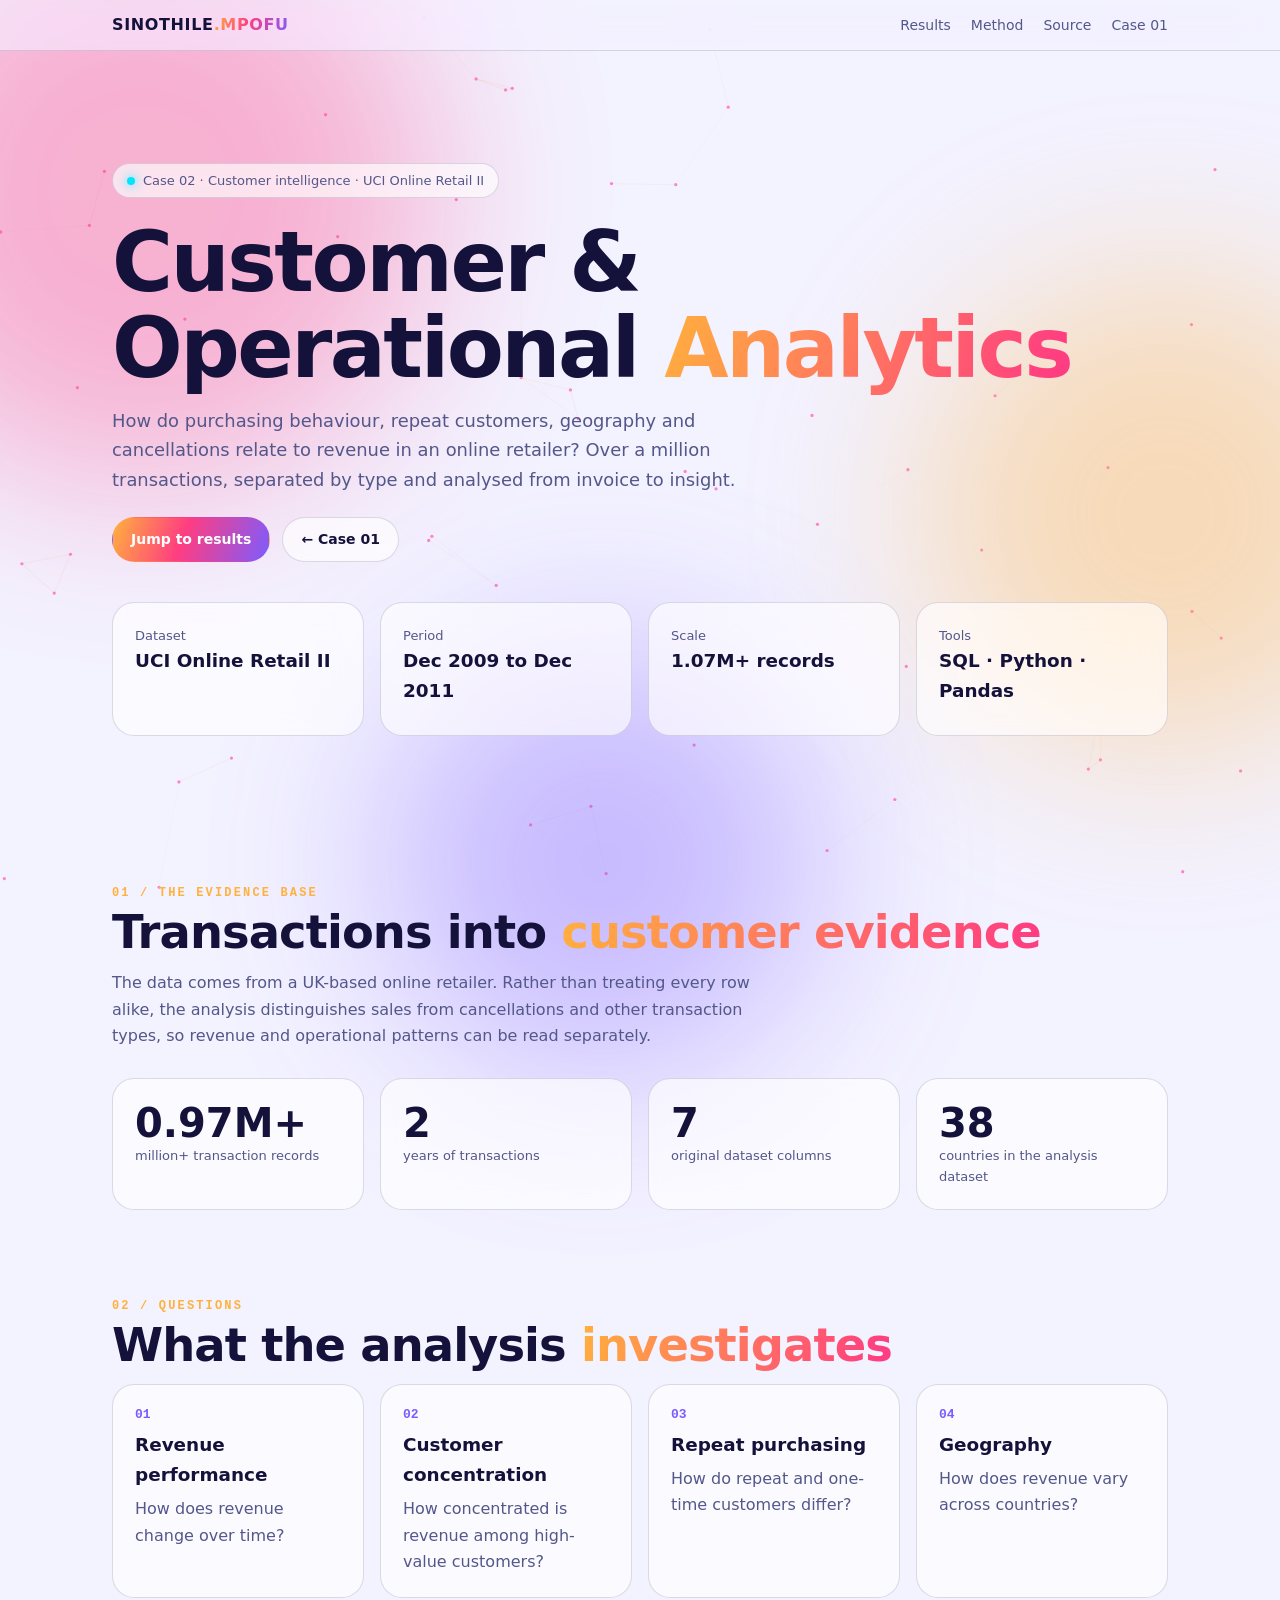
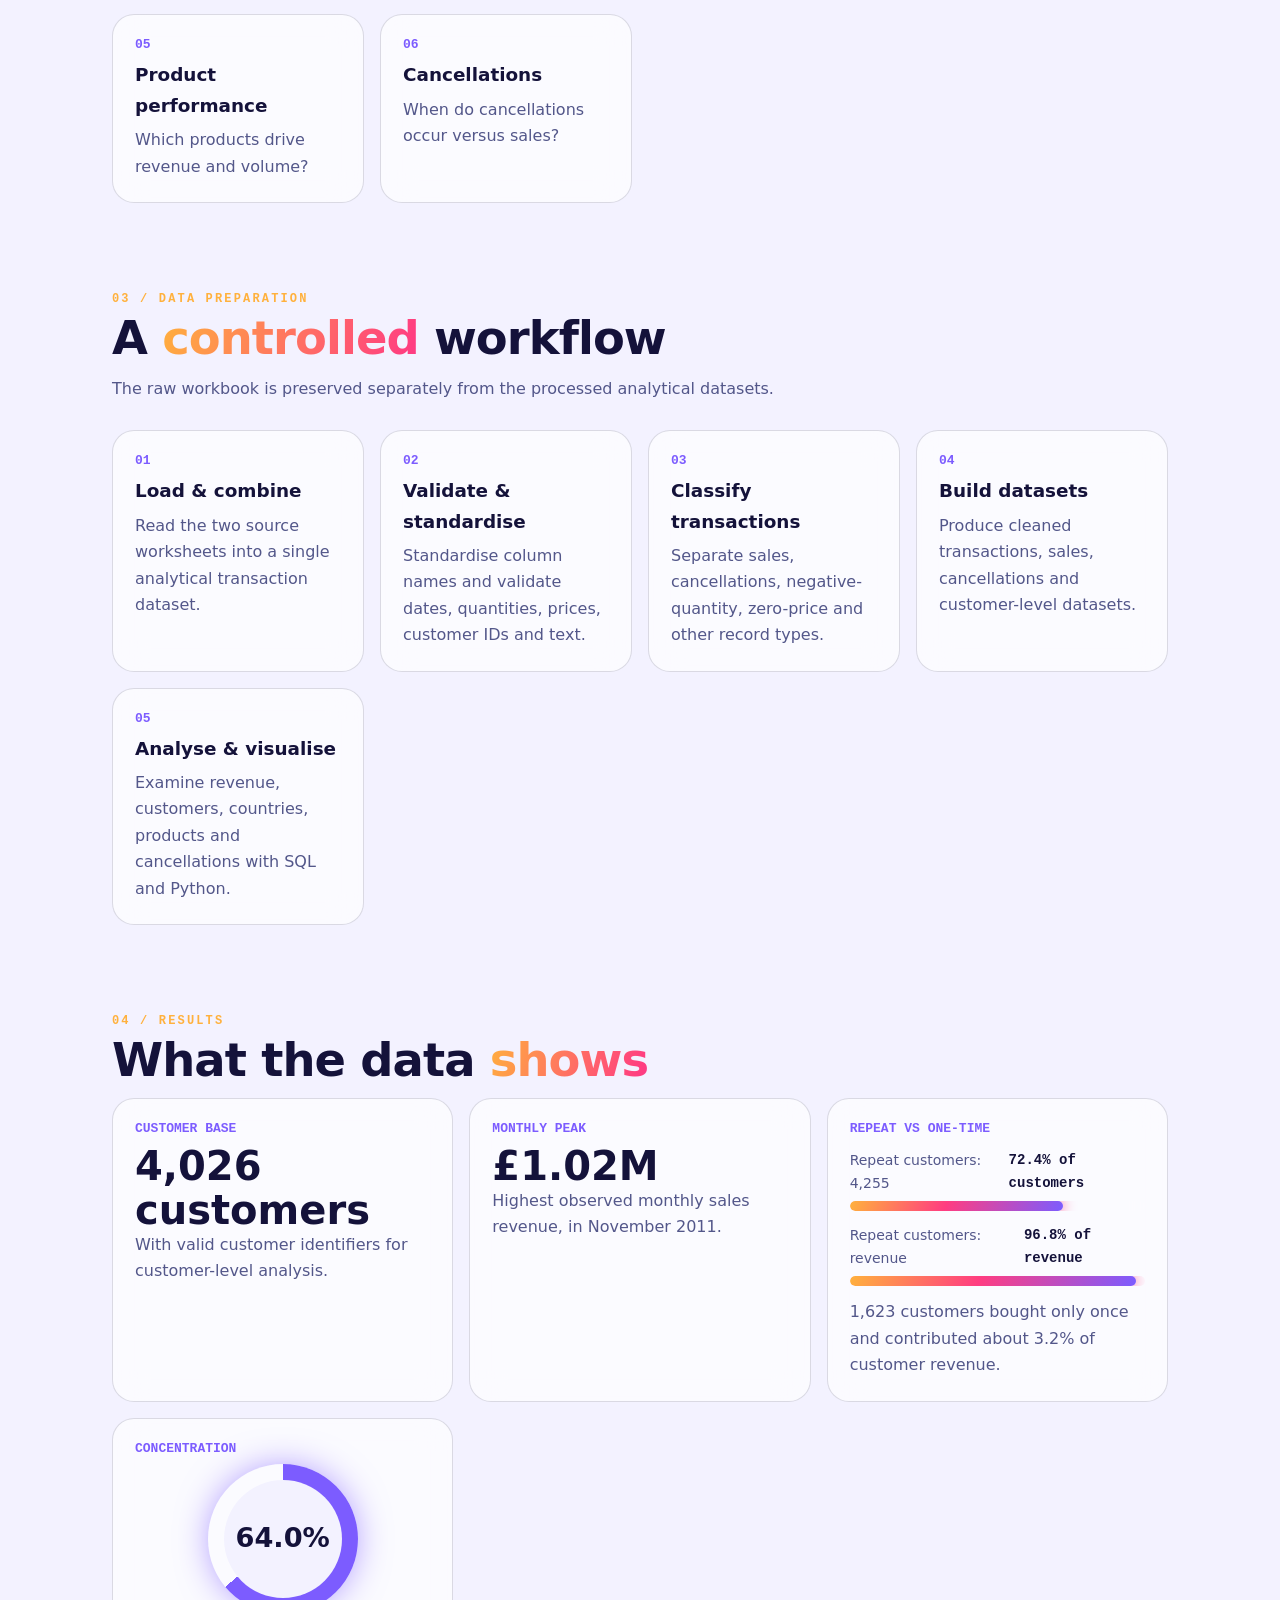
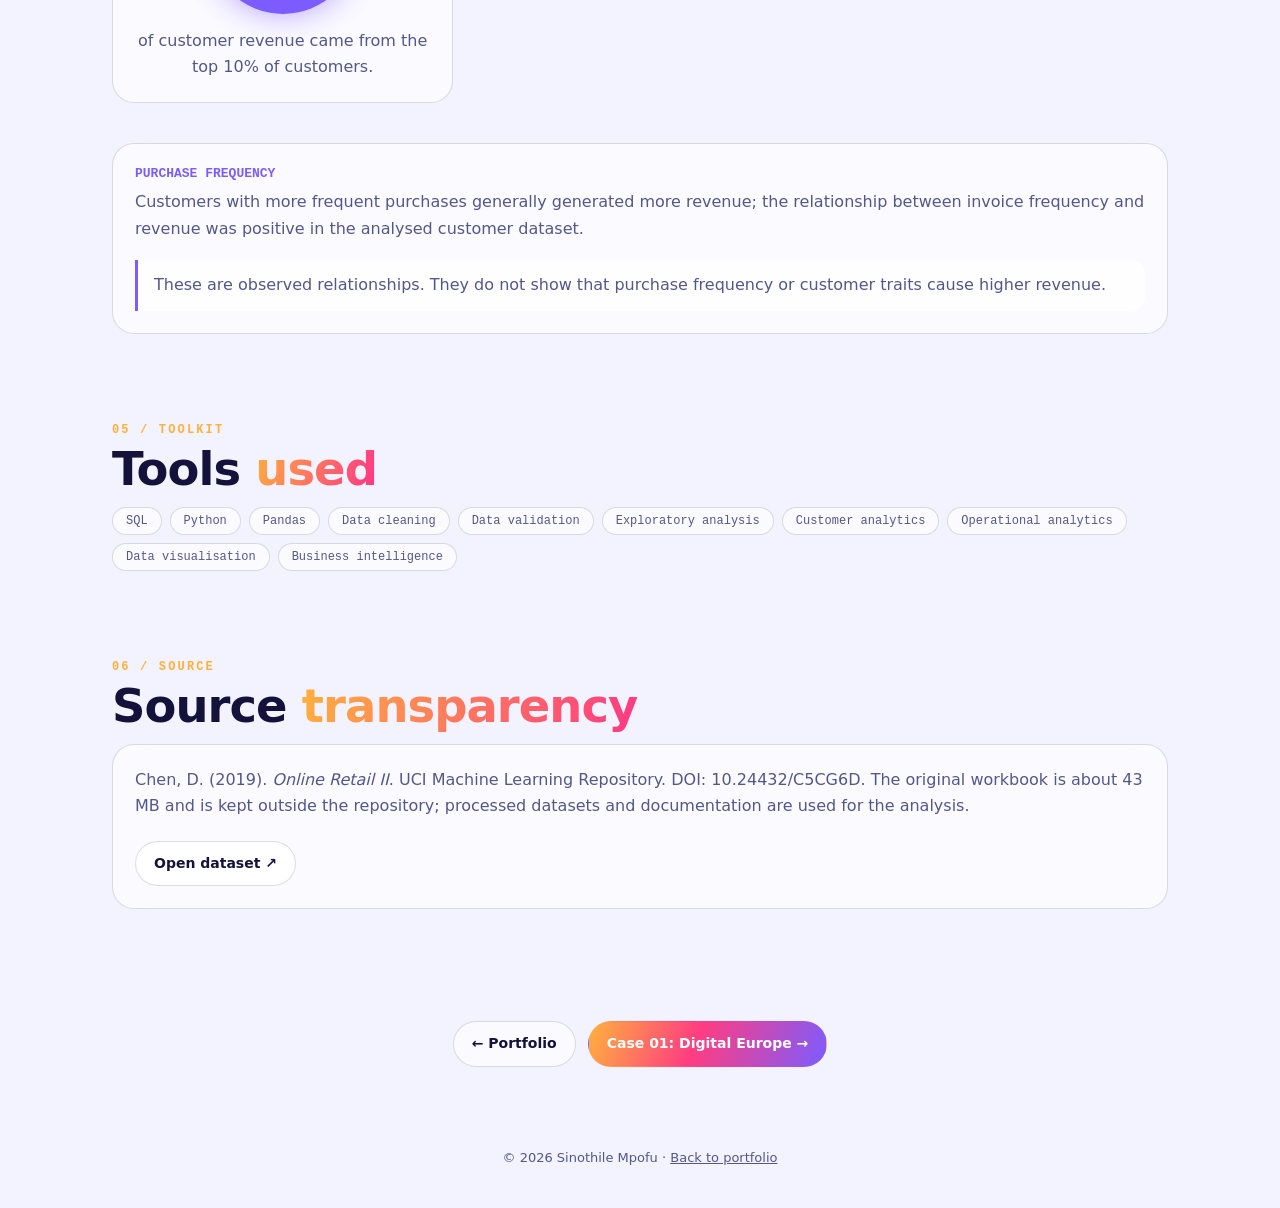
<file: projects/project-02/index.html>
<!DOCTYPE html>
<html lang="en"><head><meta charset="utf-8"><meta name="viewport" content="width=device-width, initial-scale=1, viewport-fit=cover">
<title>Customer & Operational Analytics | Sinothile Mpofu</title><style>
:root{--bg:#060612;--ink:#eef0ff;--mute:#9aa0c8;--card:rgba(255,255,255,.055);--line:rgba(255,255,255,.12);--a:#7c5cff;--b:#00e5ff;--c:#ff3df2;--d:#b6ff3b;--grad:linear-gradient(110deg,var(--b),var(--a) 45%,var(--c));box-sizing:border-box;padding-top:env(safe-area-inset-top,0px);padding-bottom:env(safe-area-inset-bottom,0px)}
@media (prefers-color-scheme:light){:root:not([data-theme="dark"]){--bg:#f3f2ff;--ink:#14123a;--mute:#53578a;--card:rgba(255,255,255,.65);--line:rgba(20,18,58,.14)}}
:root[data-theme="light"]{--bg:#f3f2ff;--ink:#14123a;--mute:#53578a;--card:rgba(255,255,255,.65);--line:rgba(20,18,58,.14)}
*{box-sizing:border-box;margin:0}html{scroll-behavior:smooth;scroll-padding-top:80px}
body{background:var(--bg);color:var(--ink);font:16px/1.65 "Inter",system-ui,-apple-system,"Segoe UI",sans-serif;overflow-x:hidden}
#net{position:fixed;inset:0;z-index:-2;width:100%;height:100%}
.aur{position:fixed;z-index:-1;border-radius:50%;filter:blur(90px);opacity:.36;animation:fl 18s ease-in-out infinite alternate}
.aur.x{width:46vw;height:46vw;left:-12vw;top:-8vw;background:var(--a)}.aur.y{width:38vw;height:38vw;right:-10vw;top:30vh;background:var(--b);animation-delay:-6s}.aur.z{width:34vw;height:34vw;left:30vw;bottom:-14vw;background:var(--c);animation-delay:-11s}
@keyframes fl{to{transform:translate(6vw,8vh) scale(1.2)}}
#bar{position:fixed;top:0;left:0;height:3px;width:0;background:var(--grad);z-index:50;box-shadow:0 0 14px var(--b)}
header{position:sticky;top:env(safe-area-inset-top,0px);z-index:20;backdrop-filter:blur(18px) saturate(1.6);background:color-mix(in srgb,var(--bg) 60%,transparent);border-bottom:1px solid var(--line)}
header div{max-width:1100px;margin:auto;padding:12px 22px;display:flex;justify-content:space-between;align-items:center;gap:16px}
.logo{font-weight:800;letter-spacing:.04em;color:var(--ink);text-decoration:none}.logo b{background:var(--grad);-webkit-background-clip:text;background-clip:text;color:transparent}
nav{display:flex;gap:20px;font-size:14px;flex-wrap:wrap}nav a{color:var(--mute);text-decoration:none;transition:.3s}nav a:hover{color:var(--ink);text-shadow:0 0 14px var(--b)}
main{max-width:1100px;margin:auto;padding:0 22px}section{padding:80px 0 10px}
.hero{min-height:84vh;display:flex;flex-direction:column;justify-content:center;padding-top:50px}
.pill{display:inline-flex;gap:8px;align-items:center;border:1px solid var(--line);background:var(--card);backdrop-filter:blur(10px);padding:6px 14px;border-radius:99px;font-size:13px;color:var(--mute);width:fit-content}
.pill i{width:8px;height:8px;border-radius:50%;background:var(--d);box-shadow:0 0 12px var(--d);animation:pu 1.6s infinite}@keyframes pu{50%{opacity:.3}}
h1{font-size:clamp(2.5rem,7vw,5.2rem);line-height:1.03;letter-spacing:-.03em;margin:22px 0 14px;font-weight:800}
.g{background:var(--grad);background-size:220% 100%;-webkit-background-clip:text;background-clip:text;color:transparent;animation:sh 6s linear infinite}@keyframes sh{to{background-position:-220% 0}}
.lead{max-width:680px;color:var(--mute);font-size:1.12rem}
.btn{font:inherit;font-weight:600;font-size:14px;color:var(--ink);cursor:pointer;border:1px solid var(--line);background:var(--card);backdrop-filter:blur(10px);padding:10px 18px;border-radius:99px;transition:.3s;text-decoration:none;position:relative;overflow:hidden;display:inline-block}
.btn:hover{transform:translateY(-3px);border-color:var(--b);box-shadow:0 8px 28px -8px var(--b)}.btn.p{background:var(--grad);border-color:transparent;color:#fff}
.btn::after{content:"";position:absolute;top:0;left:-80%;width:50%;height:100%;background:linear-gradient(100deg,transparent,rgba(255,255,255,.4),transparent);transform:skewX(-20deg);transition:.7s}.btn:hover::after{left:140%}
.cta{display:flex;gap:12px;flex-wrap:wrap;margin-top:22px}
.grid{display:grid;grid-template-columns:repeat(auto-fit,minmax(240px,1fr));gap:16px}.g2{grid-template-columns:repeat(auto-fit,minmax(320px,1fr))}
.card{position:relative;border:1px solid var(--line);background:var(--card);backdrop-filter:blur(16px) saturate(1.4);border-radius:22px;padding:22px;transition:transform .25s,border-color .3s,box-shadow .3s;overflow:hidden}
.card::before{content:"";position:absolute;inset:0;background:radial-gradient(circle at var(--mx,50%) var(--my,0%),rgba(255,255,255,.16),transparent 45%);opacity:0;transition:.3s;pointer-events:none}
.card:hover{border-color:rgba(0,229,255,.5);box-shadow:0 20px 60px -25px var(--a)}.card:hover::before{opacity:1}
.num{font-size:2.5rem;font-weight:800;line-height:1.1}.lab{font-size:13px;color:var(--mute)}.mt{margin-top:40px}
h2{font-size:clamp(1.8rem,4.2vw,2.9rem);letter-spacing:-.02em;line-height:1.1;margin:8px 0 12px}h3{font-size:1.15rem;margin-bottom:6px}
.k{font:600 12px/1 ui-monospace,Menlo,monospace;letter-spacing:.18em;text-transform:uppercase;color:var(--b)}
.sub{color:var(--mute);max-width:680px;margin-bottom:28px}.card p{color:var(--mute)}
.step{font:700 13px ui-monospace,Menlo,monospace;color:var(--c);margin-bottom:8px}
.bar{margin:13px 0}.bar div{display:flex;justify-content:space-between;font-size:14px;color:var(--mute)}.bar b{color:var(--ink);font-family:ui-monospace,Menlo,monospace}
.bar i{display:block;height:10px;border-radius:10px;background:rgba(255,255,255,.08);margin-top:6px;overflow:hidden}.bar i s{display:block;height:100%;width:0;border-radius:10px;background:var(--grad);transition:width 1.5s cubic-bezier(.2,.8,.2,1);box-shadow:0 0 14px var(--a)}
.tw{overflow-x:auto}table{width:100%;border-collapse:collapse;font-size:14px;min-width:480px}th,td{text-align:left;padding:11px 12px;border-bottom:1px solid var(--line)}th{font:600 12px ui-monospace,Menlo,monospace;letter-spacing:.1em;text-transform:uppercase;color:var(--b)}td:nth-child(2){color:var(--d)}td:nth-child(3){color:var(--c)}tr{transition:.3s}tbody tr:hover{background:rgba(124,92,255,.14)}
.note{border-left:3px solid var(--c);padding:12px 16px;border-radius:0 14px 14px 0;background:var(--card);color:var(--mute);margin-top:18px}
.ring{width:150px;height:150px;border-radius:50%;margin:6px auto 14px;display:grid;place-items:center;background:conic-gradient(var(--c) calc(var(--p)*1%),rgba(255,255,255,.09) 0);transition:--p 1.6s;box-shadow:0 0 40px -10px var(--c)}
.ring span{width:118px;height:118px;border-radius:50%;background:var(--bg);display:grid;place-items:center;font-weight:800;font-size:1.7rem}
@property --p{syntax:"<number>";initial-value:0;inherits:true}
.gal{display:grid;grid-template-columns:repeat(auto-fill,minmax(300px,1fr));gap:14px}.gal figure{border-radius:18px;overflow:hidden;border:1px solid var(--line);background:#fff;transition:transform .5s cubic-bezier(.2,.8,.2,1),box-shadow .4s}.gal figure:hover{transform:translateY(-6px) scale(1.02);box-shadow:0 24px 60px -20px var(--a)}.gal img{display:block;width:100%;height:auto}
.tags{display:flex;gap:8px;flex-wrap:wrap}.tags span{font:12px ui-monospace,Menlo,monospace;padding:6px 13px;border-radius:99px;border:1px solid var(--line);background:var(--card);color:var(--mute);transition:.3s}.tags span:hover{border-color:var(--b);color:var(--ink);transform:translateY(-2px)}
.rv{opacity:0;transform:translateY(34px) scale(.98);filter:blur(6px);transition:opacity .9s,transform .9s cubic-bezier(.2,.8,.2,1),filter .9s}.rv.in{opacity:1;transform:none;filter:none}
footer{text-align:center;color:var(--mute);font-size:13px;padding:70px 0 40px}
@media(prefers-reduced-motion:reduce){*{animation:none!important;transition:none!important}.rv{opacity:1;transform:none;filter:none}}
:root{--a:#ff3d81;--b:#ffb13d;--c:#7c5cff;--d:#00e5ff}</style></head>
<body><div id="bar"></div><canvas id="net"></canvas><div class="aur x"></div><div class="aur y"></div><div class="aur z"></div>
<header><div><a class="logo" href="../../index.html">SINOTHILE<b>.MPOFU</b></a><nav><a href="#results">Results</a><a href="#method">Method</a><a href="#source">Source</a><a href="../project-01/">Case 01</a></nav></div></header>
<main>
<section class="hero"><span class="pill"><i></i>Case 02 · Customer intelligence · UCI Online Retail II</span>
<h1>Customer &amp; Operational <span class="g">Analytics</span></h1>
<p class="lead">How do purchasing behaviour, repeat customers, geography and cancellations relate to revenue in an online retailer? Over a million transactions, separated by type and analysed from invoice to insight.</p>
<div class="cta"><a class="btn p" href="#results">Jump to results</a><a class="btn" href="../project-01/">← Case 01</a></div>
<div class="grid mt"><div class="card rv"><div class="lab">Dataset</div><h3>UCI Online Retail II</h3></div><div class="card rv"><div class="lab">Period</div><h3>Dec 2009 to Dec 2011</h3></div><div class="card rv"><div class="lab">Scale</div><h3>1.07M+ records</h3></div><div class="card rv"><div class="lab">Tools</div><h3>SQL · Python · Pandas</h3></div></div></section>
<section id="data"><div class="k rv">01 / the evidence base</div><h2 class="rv">Transactions into <span class="g">customer evidence</span></h2>
<p class="sub rv">The data comes from a UK-based online retailer. Rather than treating every row alike, the analysis distinguishes sales from cancellations and other transaction types, so revenue and operational patterns can be read separately.</p>
<div class="grid"><div class="card rv"><div class="num" data-n="1.07" data-d="2" data-p="" data-s="M+">0</div><div class="lab">million+ transaction records</div></div><div class="card rv"><div class="num" data-n="2" data-d="0" data-p="" data-s="">0</div><div class="lab">years of transactions</div></div><div class="card rv"><div class="num" data-n="8" data-d="0" data-p="" data-s="">0</div><div class="lab">original dataset columns</div></div><div class="card rv"><div class="num" data-n="43" data-d="0" data-p="" data-s="">0</div><div class="lab">countries in the analysis dataset</div></div></div></section>
<section id="questions"><div class="k rv">02 / questions</div><h2 class="rv">What the analysis <span class="g">investigates</span></h2><div class="grid"><div class="card rv"><div class="step">01</div><h3>Revenue performance</h3><p>How does revenue change over time?</p></div><div class="card rv"><div class="step">02</div><h3>Customer concentration</h3><p>How concentrated is revenue among high-value customers?</p></div><div class="card rv"><div class="step">03</div><h3>Repeat purchasing</h3><p>How do repeat and one-time customers differ?</p></div><div class="card rv"><div class="step">04</div><h3>Geography</h3><p>How does revenue vary across countries?</p></div><div class="card rv"><div class="step">05</div><h3>Product performance</h3><p>Which products drive revenue and volume?</p></div><div class="card rv"><div class="step">06</div><h3>Cancellations</h3><p>When do cancellations occur versus sales?</p></div></div></section>
<section id="method"><div class="k rv">03 / data preparation</div><h2 class="rv">A <span class="g">controlled</span> workflow</h2><p class="sub rv">The raw workbook is preserved separately from the processed analytical datasets.</p><div class="grid"><div class="card rv"><div class="step">01</div><h3>Load & combine</h3><p>Read the two source worksheets into a single analytical transaction dataset.</p></div><div class="card rv"><div class="step">02</div><h3>Validate & standardise</h3><p>Standardise column names and validate dates, quantities, prices, customer IDs and text.</p></div><div class="card rv"><div class="step">03</div><h3>Classify transactions</h3><p>Separate sales, cancellations, negative-quantity, zero-price and other record types.</p></div><div class="card rv"><div class="step">04</div><h3>Build datasets</h3><p>Produce cleaned transactions, sales, cancellations and customer-level datasets.</p></div><div class="card rv"><div class="step">05</div><h3>Analyse & visualise</h3><p>Examine revenue, customers, countries, products and cancellations with SQL and Python.</p></div></div></section>
<section id="results"><div class="k rv">04 / results</div><h2 class="rv">What the data <span class="g">shows</span></h2>
<div class="grid g2">
<div class="card rv"><div class="step">CUSTOMER BASE</div><div class="num" data-n="5878" data-s=" customers">0</div><p>With valid customer identifiers for customer-level analysis.</p></div>
<div class="card rv"><div class="step">MONTHLY PEAK</div><div class="num" data-n="1.50" data-d="2" data-p="£" data-s="M">0</div><p>Highest observed monthly sales revenue, in November 2011.</p></div>
<div class="card rv"><div class="step">REPEAT VS ONE-TIME</div><div class="bar" data-v="72.4"><div>Repeat customers: 4,255<b>72.4% of customers</b></div><i><s></s></i></div><div class="bar" data-v="96.8"><div>Repeat customers: revenue<b>96.8% of revenue</b></div><i><s></s></i></div><p style="margin-top:10px">1,623 customers bought only once and contributed about 3.2% of customer revenue.</p></div>
<div class="card rv"><div class="step">CONCENTRATION</div><div class="ring" data-v="64"><span>64.0%</span></div><p style="text-align:center">of customer revenue came from the top 10% of customers.</p></div>
</div>
<div class="card rv mt"><div class="step">PURCHASE FREQUENCY</div><p>Customers with more frequent purchases generally generated more revenue; the relationship between invoice frequency and revenue was positive in the analysed customer dataset.</p><div class="note">These are observed relationships. They do not show that purchase frequency or customer traits cause higher revenue.</div></div></section>
<section id="stack"><div class="k rv">05 / toolkit</div><h2 class="rv">Tools <span class="g">used</span></h2><div class="tags rv"><span>SQL</span><span>Python</span><span>Pandas</span><span>Data cleaning</span><span>Data validation</span><span>Exploratory analysis</span><span>Customer analytics</span><span>Operational analytics</span><span>Data visualisation</span><span>Business intelligence</span></div></section>
<section id="source"><div class="k rv">06 / source</div><h2 class="rv">Source <span class="g">transparency</span></h2><div class="card rv"><p>Chen, D. (2019). <i>Online Retail II</i>. UCI Machine Learning Repository. DOI: 10.24432/C5CG6D. The original workbook is about 43 MB and is kept outside the repository; processed datasets and documentation are used for the analysis.</p><div class="cta"><a class="btn" href="https://doi.org/10.24432/C5CG6D" target="_blank" rel="noopener noreferrer">Open dataset ↗</a></div></div></section>
<section><div class="cta" style="justify-content:center"><a class="btn" href="../../index.html">← Portfolio</a><a class="btn p" href="../project-01/">Case 01: Digital Europe →</a></div></section><footer>© 2026 Sinothile Mpofu · <a href="../../index.html" style="color:inherit">Back to portfolio</a></footer></main>
<script>
(()=>{const rm=matchMedia('(prefers-reduced-motion:reduce)').matches;
const io=new IntersectionObserver(es=>es.forEach(e=>{if(!e.isIntersecting)return;const t=e.target;t.classList.add('in');t.querySelectorAll('.bar').forEach(b=>b.querySelector('s').style.width=b.dataset.v+'%');t.querySelectorAll('.ring').forEach(r=>r.style.setProperty('--p',r.dataset.v));t.querySelectorAll('.num').forEach(cnt);io.unobserve(t)}),{threshold:.15});
document.querySelectorAll('.rv').forEach(e=>io.observe(e));
function cnt(el){if(el.dataset.done)return;el.dataset.done=1;const n=+el.dataset.n,d=+(el.dataset.d||0),p=el.dataset.p||'',s=el.dataset.s||'',t0=performance.now();(function f(t){const q=Math.min((t-t0)/1500,1),v=n*(1-Math.pow(1-q,3));el.textContent=p+v.toLocaleString('en-GB',{minimumFractionDigits:d,maximumFractionDigits:d})+s;if(q<1)requestAnimationFrame(f)})(t0)}
document.querySelectorAll('.card').forEach(c=>c.addEventListener('pointermove',e=>{const r=c.getBoundingClientRect();c.style.setProperty('--mx',(e.clientX-r.left)/r.width*100+'%');c.style.setProperty('--my',(e.clientY-r.top)/r.height*100+'%');c.style.transform=`perspective(900px) rotateX(${(.5-(e.clientY-r.top)/r.height)*5}deg) rotateY(${((e.clientX-r.left)/r.width-.5)*7}deg) translateY(-3px)`}));
document.querySelectorAll('.card').forEach(c=>c.addEventListener('pointerleave',()=>c.style.transform=''));
const pb=document.getElementById('bar');addEventListener('scroll',()=>{pb.style.width=scrollY/(document.documentElement.scrollHeight-innerHeight)*100+'%'},{passive:true});
const cv=document.getElementById('net'),x=cv.getContext('2d');let W,H,P=[];function rs(){W=cv.width=innerWidth;H=cv.height=innerHeight;P=Array.from({length:Math.min(60,W/20|0)},()=>({x:Math.random()*W,y:Math.random()*H,vx:(Math.random()-.5)*.35,vy:(Math.random()-.5)*.35}))}rs();addEventListener('resize',rs);
let h=320;(function d(){x.clearRect(0,0,W,H);h=(h+.15)%360;P.forEach((p,i)=>{p.x=(p.x+p.vx+W)%W;p.y=(p.y+p.vy+H)%H;x.fillStyle=`hsla(${h},100%,70%,.8)`;x.beginPath();x.arc(p.x,p.y,1.6,0,7);x.fill();for(let j=i+1;j<P.length;j++){const q=P[j],dd=Math.hypot(p.x-q.x,p.y-q.y);if(dd<130){x.strokeStyle=`hsla(${h+60},100%,70%,${.18*(1-dd/130)})`;x.beginPath();x.moveTo(p.x,p.y);x.lineTo(q.x,q.y);x.stroke()}}});if(!rm)requestAnimationFrame(d)})()})();
</script></body></html>
</file>
